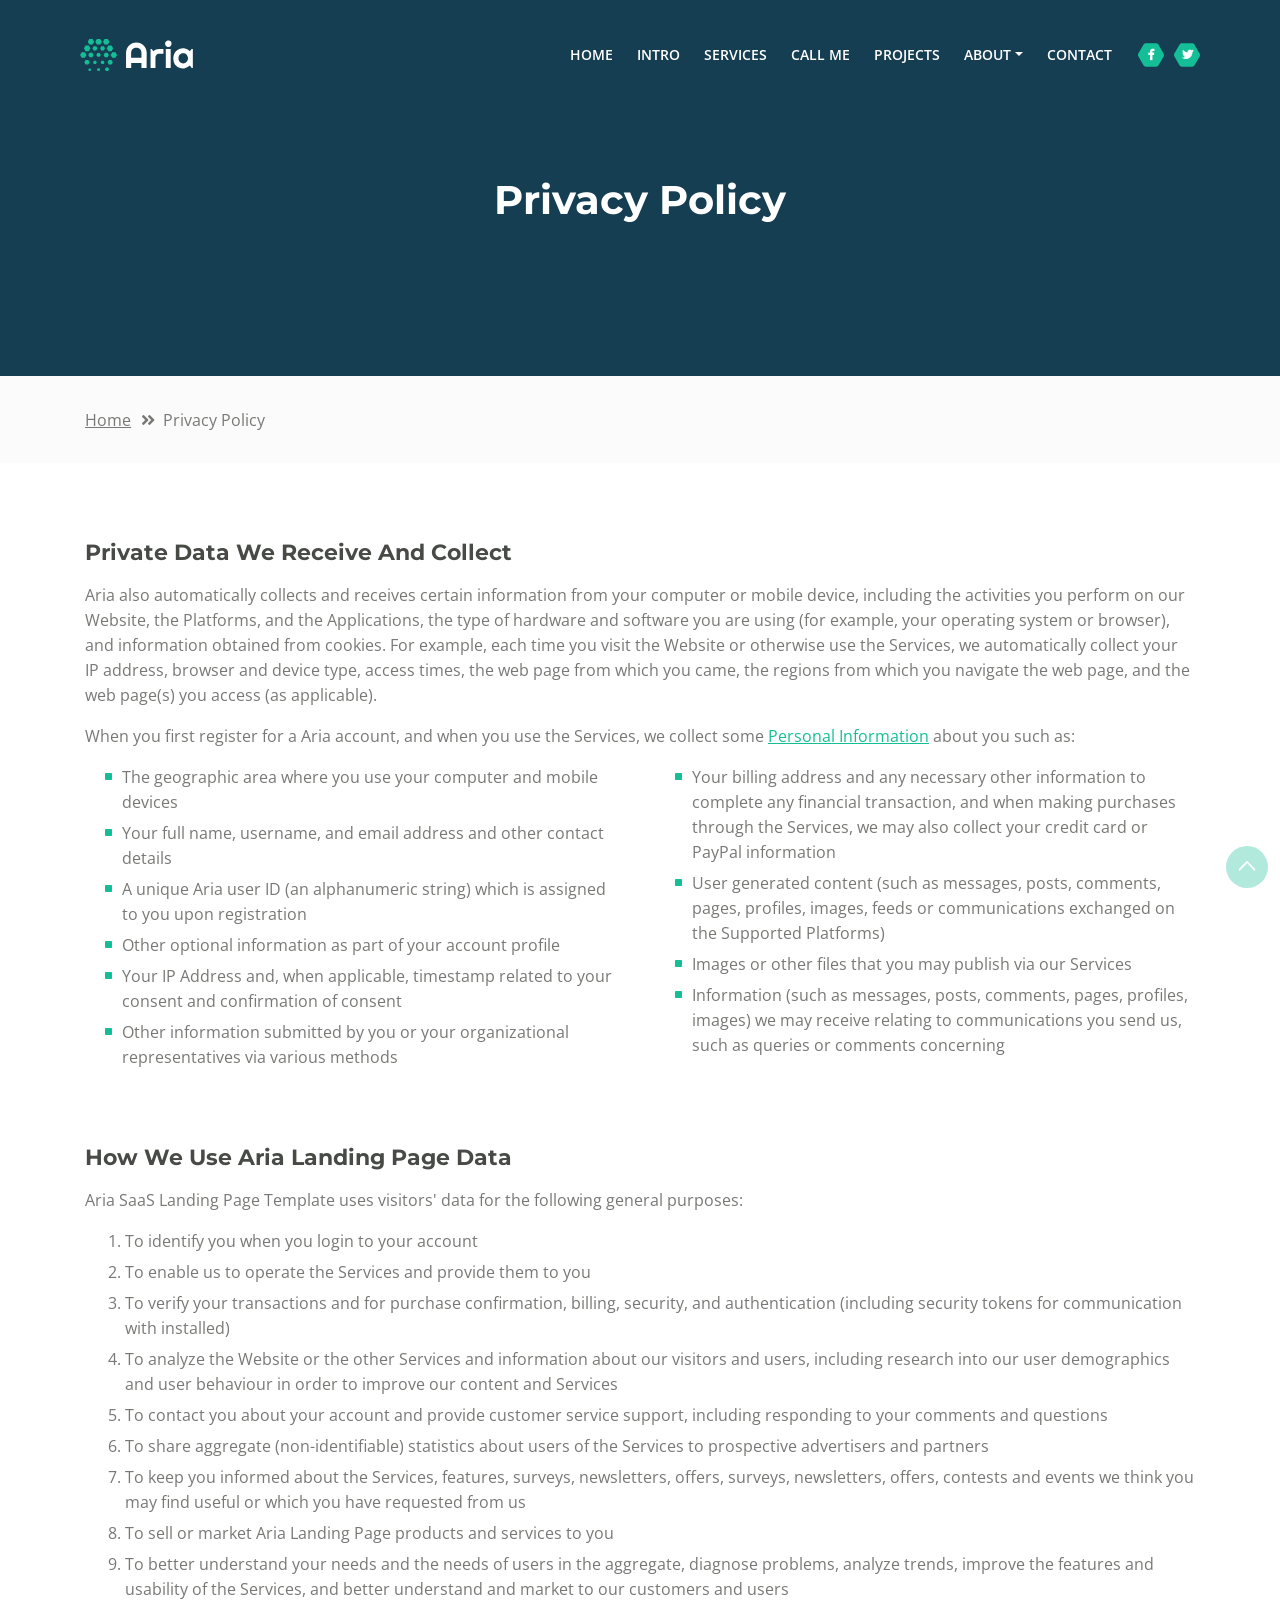
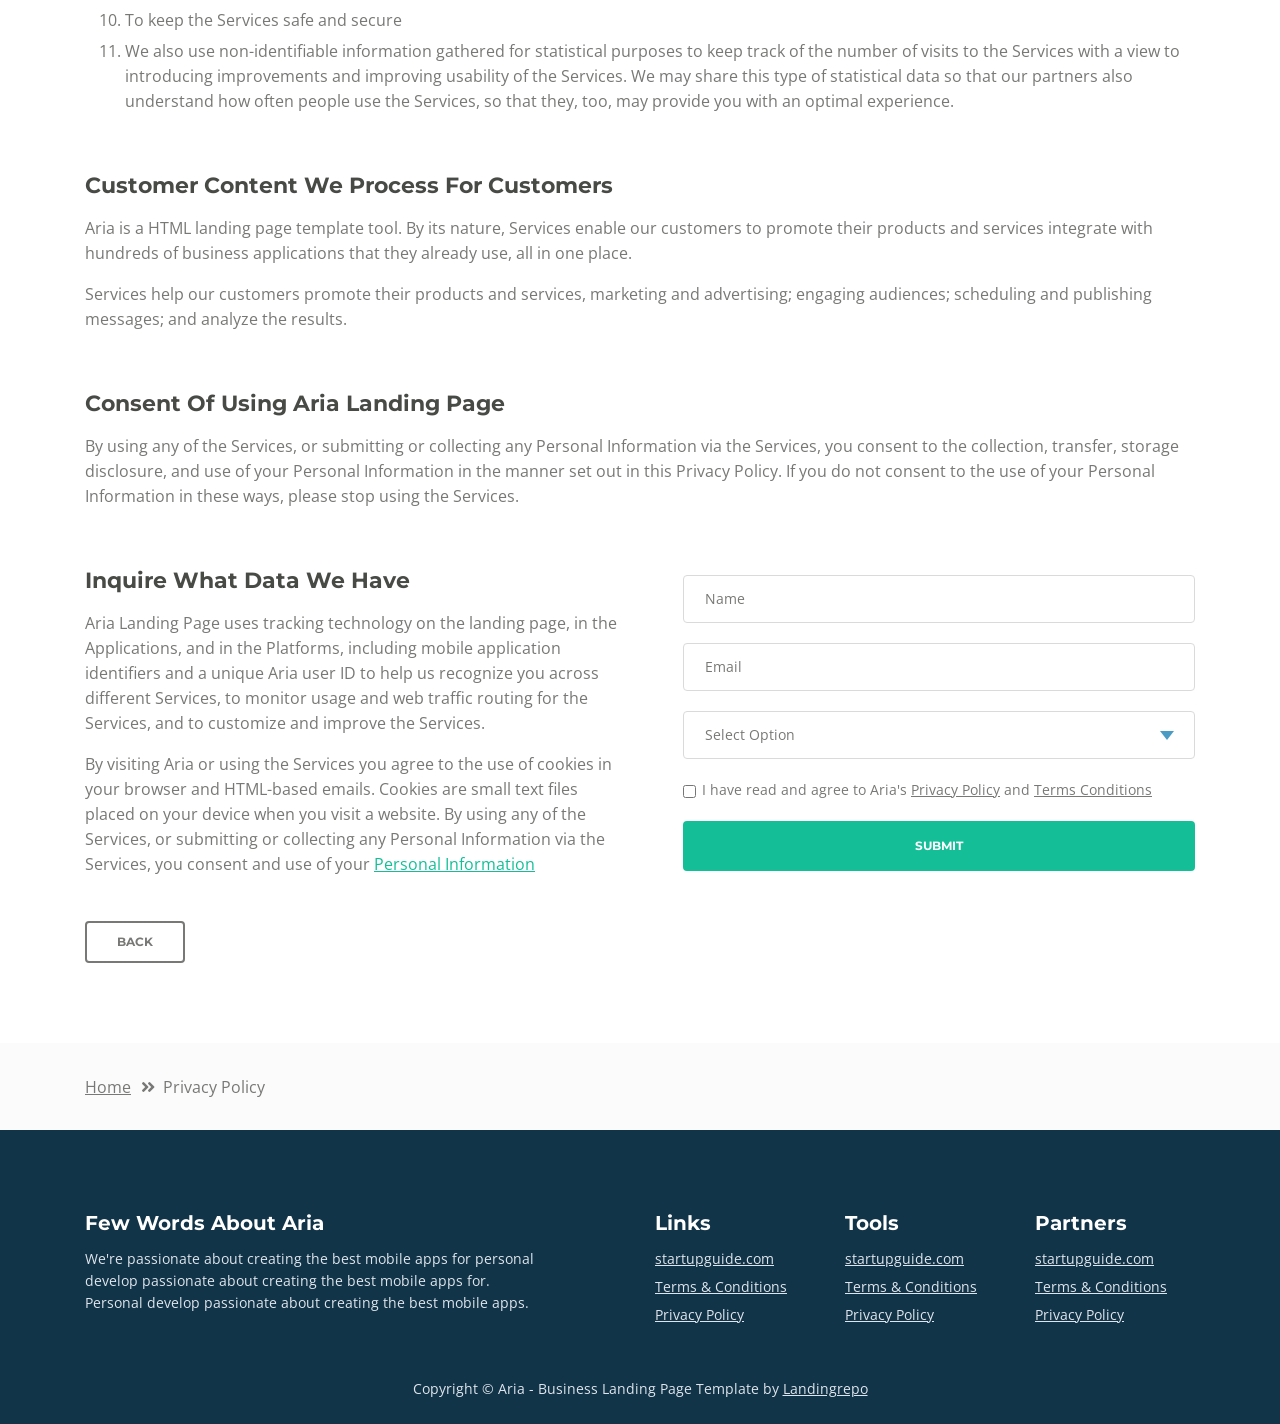
<file: template1/privacy-policy.html>
<!DOCTYPE html>
<html lang="en">
<head>
    <meta charset="utf-8">
    <meta name="viewport" content="width=device-width, initial-scale=1, shrink-to-fit=no">
    
    <!-- SEO Meta Tags -->
    <meta name="description" content="Aria is a business focused free HTML landing page template built with Bootstrap to help you create lead generation websites for companies and their services.">
    <meta name="author" content="Inovatik">

    <!-- OG Meta Tags to improve the way the post looks when you share the page on LinkedIn, Facebook, Google+ -->
	<meta property="og:site_name" content="" /> <!-- website name -->
	<meta property="og:site" content="" /> <!-- website link -->
	<meta property="og:title" content=""/> <!-- title shown in the actual shared post -->
	<meta property="og:description" content="" /> <!-- description shown in the actual shared post -->
	<meta property="og:image" content="" /> <!-- image link, make sure it's jpg -->
	<meta property="og:url" content="" /> <!-- where do you want your post to link to -->
	<meta property="og:type" content="article" />

    <!-- Website Title -->
    <title>Privacy Policy - Aria - Business HTML Landing Page Template</title>
    
    <!-- Styles -->
    <link href="https://fonts.googleapis.com/css?family=Montserrat:500,700&display=swap&subset=latin-ext" rel="stylesheet">
    <link href="https://fonts.googleapis.com/css?family=Open+Sans:400,400i,600&display=swap&subset=latin-ext" rel="stylesheet">
    <link href="css/bootstrap.css" rel="stylesheet">
    <link href="css/fontawesome-all.css" rel="stylesheet">
    <link href="css/swiper.css" rel="stylesheet">
	<link href="css/magnific-popup.css" rel="stylesheet">
    <link href="css/styles.css" rel="stylesheet">
	
	<!-- Favicon  -->
    <link rel="icon" href="images/favicon.png">
</head>
<body data-spy="scroll" data-target=".fixed-top">
    
    <!-- Preloader -->
	<div class="spinner-wrapper">
        <div class="spinner">
            <div class="bounce1"></div>
            <div class="bounce2"></div>
            <div class="bounce3"></div>
        </div>
    </div>
    <!-- end of preloader -->
    

    <!-- Navbar -->
    <nav class="navbar navbar-expand-md navbar-dark navbar-custom fixed-top">
        <!-- Text Logo - Use this if you don't have a graphic logo -->
        <!-- <a class="navbar-brand logo-text page-scroll" href="index.html">Aria</a> -->

        <!-- Image Logo -->
        <a class="navbar-brand logo-image" href="index.html"><img src="images/logo.svg" alt="alternative"></a>
        
        <!-- Mobile Menu Toggle Button -->
        <button class="navbar-toggler" type="button" data-toggle="collapse" data-target="#navbarsExampleDefault" aria-controls="navbarsExampleDefault" aria-expanded="false" aria-label="Toggle navigation">
            <span class="navbar-toggler-awesome fas fa-bars"></span>
            <span class="navbar-toggler-awesome fas fa-times"></span>
        </button>
        <!-- end of mobile menu toggle button -->

        <div class="collapse navbar-collapse" id="navbarsExampleDefault">
            <ul class="navbar-nav ml-auto">
                <li class="nav-item">
                    <a class="nav-link page-scroll" href="index.html#header">HOME <span class="sr-only">(current)</span></a>
                </li>
                <li class="nav-item">
                    <a class="nav-link page-scroll" href="index.html#intro">INTRO</a>
                </li>
                <li class="nav-item">
                    <a class="nav-link page-scroll" href="index.html#services">SERVICES</a>
                </li>
                <li class="nav-item">
                    <a class="nav-link page-scroll" href="index.html#callMe">CALL ME</a>
                </li>
                <li class="nav-item">
                    <a class="nav-link page-scroll" href="index.html#projects">PROJECTS</a>
                </li>

                <!-- Dropdown Menu -->          
                <li class="nav-item dropdown">
                    <a class="nav-link dropdown-toggle page-scroll" href="index.html#about" id="navbarDropdown" role="button" aria-haspopup="true" aria-expanded="false">ABOUT</a>
                    <div class="dropdown-menu" aria-labelledby="navbarDropdown">
                        <a class="dropdown-item" href="terms-conditions.html"><span class="item-text">TERMS CONDITIONS</span></a>
                        <div class="dropdown-items-divide-hr"></div>
                        <a class="dropdown-item" href="privacy-policy.html"><span class="item-text">PRIVACY POLICY</span></a>
                    </div>
                </li>
                <!-- end of dropdown menu -->

                <li class="nav-item">
                    <a class="nav-link page-scroll" href="index.html#contact">CONTACT</a>
                </li>
            </ul>
            <span class="nav-item social-icons">
                <span class="fa-stack">
                    <a href="#your-link">
                        <span class="hexagon"></span>
                        <i class="fab fa-facebook-f fa-stack-1x"></i>
                    </a>
                </span>
                <span class="fa-stack">
                    <a href="#your-link">
                        <span class="hexagon"></span>
                        <i class="fab fa-twitter fa-stack-1x"></i>
                    </a>
                </span>
            </span>
        </div>
    </nav> <!-- end of navbar -->
    <!-- end of navbar -->


    <!-- Header -->
    <header id="header" class="ex-header">
        <div class="container">
            <div class="row">
                <div class="col-md-12">
                    <h1>Privacy Policy</h1>
                </div> <!-- end of col -->
            </div> <!-- end of row -->
        </div> <!-- end of container -->
    </header> <!-- end of ex-header -->
    <!-- end of header -->


    <!-- Breadcrumbs -->
    <div class="ex-basic-1">
        <div class="container">
            <div class="row">
                <div class="col-lg-12">
                    <div class="breadcrumbs">
                        <a href="index.html">Home</a><i class="fa fa-angle-double-right"></i><span>Privacy Policy</span>
                    </div> <!-- end of breadcrumbs -->
                </div> <!-- end of col -->
            </div> <!-- end of row -->
        </div> <!-- end of container -->
    </div> <!-- end of ex-basic-1 -->
    <!-- end of breadcrumbs -->


    <!-- Privacy Content -->
    <div class="ex-basic-2">
        <div class="container">
            <div class="row">
                <div class="col-lg-12">
                    <div class="text-container">
                        <h3>Private Data We Receive And Collect</h3>
                        <p>Aria also automatically collects and receives certain information from your computer or mobile device, including the activities you perform on our Website, the Platforms, and the Applications, the type of hardware and software you are using (for example, your operating system or browser), and information obtained from cookies. For example, each time you visit the Website or otherwise use the Services, we automatically collect your IP address, browser and device type, access times, the web page from which you came, the regions from which you navigate the web page, and the web page(s) you access (as applicable).</p>
                        <p>When you first register for a Aria account, and when you use the Services, we collect some <a class="green" href="#your-link">Personal Information</a> about you such as:</p>
                        <div class="row">
                            <div class="col-md-6">
                                <ul class="list-unstyled li-space-lg indent">
                                    <li class="media">
                                        <i class="fas fa-square"></i>
                                        <div class="media-body">The geographic area where you use your computer and mobile devices</div>
                                    </li>
                                    <li class="media">
                                        <i class="fas fa-square"></i>
                                        <div class="media-body">Your full name, username, and email address and other contact details</div>
                                    </li>
                                    <li class="media">
                                        <i class="fas fa-square"></i>
                                        <div class="media-body">A unique Aria user ID (an alphanumeric string) which is assigned to you upon registration</div>
                                    </li>
                                    <li class="media">
                                        <i class="fas fa-square"></i>
                                        <div class="media-body">Other optional information as part of your account profile</div>
                                    </li>
                                    <li class="media">
                                        <i class="fas fa-square"></i>
                                        <div class="media-body">Your IP Address and, when applicable, timestamp related to your consent and confirmation of consent</div>
                                    </li>
                                    <li class="media">
                                        <i class="fas fa-square"></i>
                                        <div class="media-body">Other information submitted by you or your organizational representatives via various methods</div>
                                    </li>
                                </ul>
                            </div> <!-- end of col -->

                            <div class="col-md-6">
                                <ul class="list-unstyled li-space-lg indent">
                                    <li class="media">
                                        <i class="fas fa-square"></i>
                                        <div class="media-body">Your billing address and any necessary other information to complete any financial transaction, and when making purchases through the Services, we may also collect your credit card or PayPal information</div>
                                    </li>
                                    <li class="media">
                                        <i class="fas fa-square"></i>
                                        <div class="media-body">User generated content (such as messages, posts, comments, pages, profiles, images, feeds or communications exchanged on the Supported Platforms)</div>
                                    </li>
                                    <li class="media">
                                        <i class="fas fa-square"></i>
                                        <div class="media-body">Images or other files that you may publish via our Services</div>
                                    </li>
                                    <li class="media">
                                        <i class="fas fa-square"></i>
                                        <div class="media-body">Information (such as messages, posts, comments, pages, profiles, images) we may receive relating to communications you send us, such as queries or comments concerning</div>
                                    </li>
                                </ul>
                            </div> <!-- end of col -->
                        </div> <!-- end of row -->
                    </div> <!-- end of text-container-->
                    
                    <div class="text-container">
                        <h3>How We Use Aria Landing Page Data</h3>
                        <p>Aria SaaS Landing Page Template uses visitors' data for the following general purposes:</p>
                        <ol class="li-space-lg">
                            <li>To identify you when you login to your account</li>
                            <li>To enable us to operate the Services and provide them to you</li>
                            <li>To verify your transactions and for purchase confirmation, billing, security, and authentication (including security tokens for communication with installed)</li>
                            <li>To analyze the Website or the other Services and information about our visitors and users, including research into our user demographics and user behaviour in order to improve our content and Services</li>
                            <li>To contact you about your account and provide customer service support, including responding to your comments and questions</li>
                            <li>To share aggregate (non-identifiable) statistics about users of the Services to prospective advertisers and partners</li>
                            <li>To keep you informed about the Services, features, surveys, newsletters, offers, surveys, newsletters, offers, contests and events we think you may find useful or which you have requested from us</li>
                            <li>To sell or market Aria Landing Page products and services to you</li>
                            <li>To better understand your needs and the needs of users in the aggregate, diagnose problems, analyze trends, improve the features and usability of the Services, and better understand and market to our customers and users</li>
                            <li>To keep the Services safe and secure</li>
                            <li>We also use non-identifiable information gathered for statistical purposes to keep track of the number of visits to the Services with a view to introducing improvements and improving usability of the Services. We may share this type of statistical data so that our partners also understand how often people use the Services, so that they, too, may provide you with an optimal experience.</li>
                        </ol>
                    </div> <!-- end of text-container -->

                    <div class="text-container">
                        <h3>Customer Content We Process For Customers</h3>
                        <p>Aria is a HTML landing page template tool. By its nature, Services enable our customers to promote their products and services integrate with hundreds of business applications that they already use, all in one place.</p>
                        <p>Services help our customers promote their products and services, marketing and advertising; engaging audiences; scheduling and publishing messages; and analyze the results.</p>
                    </div> <!-- end of text container -->

                    <div class="text-container">
                        <h3>Consent Of Using Aria Landing Page</h3>
					    <p class="mb-5">By using any of the Services, or submitting or collecting any Personal Information via the Services, you consent to the collection, transfer, storage disclosure, and use of your Personal Information in the manner set out in this Privacy Policy. If you do not consent to the use of your Personal Information in these ways, please stop using the Services.</p>
                    </div> <!-- end of text-container -->
                                       
                    <div class="row">
                        <div class="col-md-6">
                            <div class="text-container last">
                                <h3>Inquire What Data We Have</h3>
                                <p>Aria Landing Page uses tracking technology on the landing page, in the Applications, and in the Platforms, including mobile application identifiers and a unique Aria user ID to help us recognize you across different Services, to monitor usage and web traffic routing for the Services, and to customize and improve the Services.</p>
                                <p> By visiting Aria or using the Services you agree to the use of cookies in your browser and HTML-based emails. Cookies are small text files placed on your device when you visit a website. By using any of the Services, or submitting or collecting any Personal Information via the Services, you consent and use of your <a class="green" href="#your-link">Personal Information</a></p>
                            </div> <!-- end of text container -->
                        </div> <!-- end of col-->
                        <div class="col-md-6">

                            <!-- Privacy Form -->
                            <div class="form-container">
                                <form id="privacyForm" data-toggle="validator" data-focus="false">
                                    <div class="form-group">
                                        <input type="text" class="form-control-input" id="pname" required>
                                        <label class="label-control" for="pname">Name</label>
                                        <div class="help-block with-errors"></div>
                                    </div>
                                    <div class="form-group">
                                        <input type="email" class="form-control-input" id="pemail" required>
                                        <label class="label-control" for="pemail">Email</label>
                                        <div class="help-block with-errors"></div>
                                    </div>
                                    <div class="form-group">
                                        <select class="form-control-select" id="pselect" required>
                                            <option class="select-option" value="" disabled selected>Select Option</option>
                                            <option class="select-option" value="Delete data">Delete my data</option>
                                            <option class="select-option" value="Show me data">Show me my data</option>
                                        </select>
                                        <div class="help-block with-errors"></div>
                                    </div>
                                    <div class="form-group checkbox">
                                        <input type="checkbox" id="pterms" value="Agreed-to-Terms" required>I have read and agree to Aria's <a href="privacy-policy.html">Privacy Policy</a> and <a href="terms-conditions.html">Terms Conditions</a>
                                        <div class="help-block with-errors"></div>
                                    </div>
                                    <div class="form-group">
                                        <button type="submit" class="form-control-submit-button">SUBMIT</button>
                                    </div>
                                    <div class="form-message">
                                        <div id="pmsgSubmit" class="h3 text-center hidden"></div>
                                    </div>
                                </form>
                            </div> <!-- end of form container -->
                            <!-- end of privacy form -->

                        </div> <!-- end of col--> 
                    </div> <!-- end of row -->
                    <a class="btn-outline-reg back" href="index.html">BACK</a>
                </div> <!-- end of col-->
            </div> <!-- end of row -->
        </div> <!-- end of container -->
    </div> <!-- end of ex-basic-2 -->
    <!-- end of privacy content -->


    <!-- Breadcrumbs -->
    <div class="ex-basic-1">
        <div class="container">
            <div class="row">
                <div class="col-lg-12">
                    <div class="breadcrumbs">
                        <a href="index.html">Home</a><i class="fa fa-angle-double-right"></i><span>Privacy Policy</span>
                    </div> <!-- end of breadcrumbs -->
                </div> <!-- end of col -->
            </div> <!-- end of row -->
        </div> <!-- end of container -->
    </div> <!-- end of ex-basic-1 -->
    <!-- end of breadcrumbs -->

    
    <!-- Footer -->
    <div class="footer">
        <div class="container">
            <div class="row">
                <div class="col-md-6">
                    <div class="text-container about">
                        <h4>Few Words About Aria</h4>
                        <p class="white">We're passionate about creating the best mobile apps for personal develop passionate about creating the best mobile apps for. Personal develop passionate about creating the best mobile apps.</p>
                    </div> <!-- end of text-container -->
                </div> <!-- end of col -->
                <div class="col-md-2">
                    <div class="text-container">
                        <h4>Links</h4>
                        <ul class="list-unstyled li-space-lg white">
                            <li>
                                <a class="white" href="#your-link">startupguide.com</a>
                            </li>
                            <li>
                                <a class="white" href="terms-conditions.html">Terms & Conditions</a>
                            </li>
                            <li>
                                <a class="white" href="privacy-policy.html">Privacy Policy</a>
                            </li>
                        </ul>
                    </div> <!-- end of text-container -->
                </div> <!-- end of col -->
                <div class="col-md-2">
                    <div class="text-container">
                        <h4>Tools</h4>
                        <ul class="list-unstyled li-space-lg">
                            <li>
                                <a class="white" href="#your-link">startupguide.com</a>
                            </li>
                            <li>
                                <a class="white" href="terms-conditions.html">Terms & Conditions</a>
                            </li>
                            <li class="media">
                                <a class="white" href="privacy-policy.html">Privacy Policy</a>
                            </li>
                        </ul>
                    </div> <!-- end of text-container -->
                </div> <!-- end of col -->
                <div class="col-md-2">
                    <div class="text-container">
                        <h4>Partners</h4>
                        <ul class="list-unstyled li-space-lg">
                            <li>
                                <a class="white" href="#your-link">startupguide.com</a>
                            </li>
                            <li>
                                <a class="white" href="terms-conditions.html">Terms & Conditions</a>
                            </li>
                            <li>
                                <a class="white" href="privacy-policy.html">Privacy Policy</a>
                            </li>
                        </ul>
                    </div> <!-- end of text-container -->
                </div> <!-- end of col -->
            </div> <!-- end of row -->
        </div> <!-- end of container -->
    </div> <!-- end of footer -->  
    <!-- end of footer -->


    <!-- Copyright -->
    <div class="copyright">
        <div class="container">
            <div class="row">
                <div class="col-lg-12">
                    <p class="p-small white">Copyright © Aria - Business Landing Page Template by <a class="white" href="https://landingrepo.com">Landingrepo</a></p>
                </div> <!-- end of col -->
            </div> <!-- enf of row -->
        </div> <!-- end of container -->
    </div> <!-- end of copyright --> 
    <!-- end of copyright -->

    
    <!-- Scripts -->
    <script src="js/jquery.min.js"></script> <!-- jQuery for Bootstrap's JavaScript plugins -->
    <script src="js/popper.min.js"></script> <!-- Popper tooltip library for Bootstrap -->
    <script src="js/bootstrap.min.js"></script> <!-- Bootstrap framework -->
    <script src="js/jquery.easing.min.js"></script> <!-- jQuery Easing for smooth scrolling between anchors -->
    <script src="js/swiper.min.js"></script> <!-- Swiper for image and text sliders -->
    <script src="js/jquery.magnific-popup.js"></script> <!-- Magnific Popup for lightboxes -->
    <script src="js/morphext.min.js"></script> <!-- Morphtext rotating text in the header -->
    <script src="js/isotope.pkgd.min.js"></script> <!-- Isotope for filter -->
    <script src="js/validator.min.js"></script> <!-- Validator.js - Bootstrap plugin that validates forms -->
    <script src="js/scripts.js"></script> <!-- Custom scripts -->
</body>
</html>
</file>
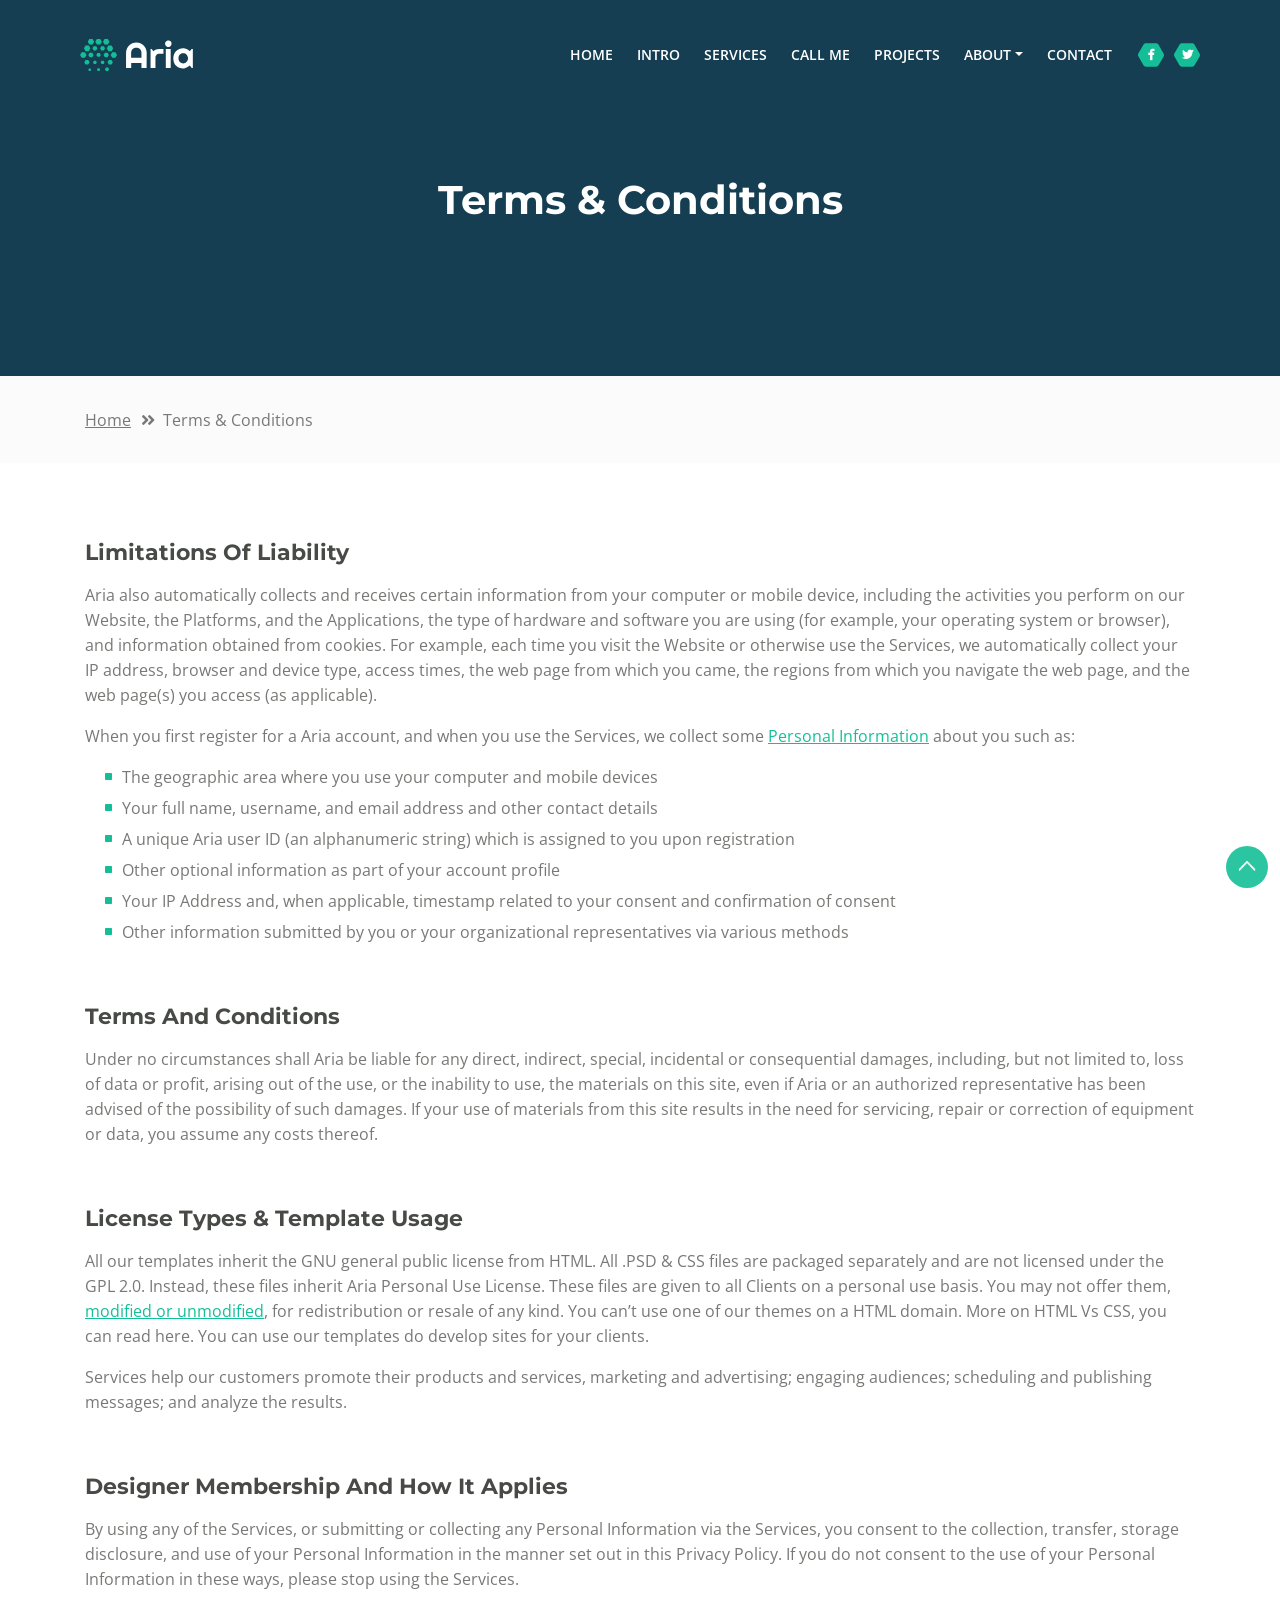
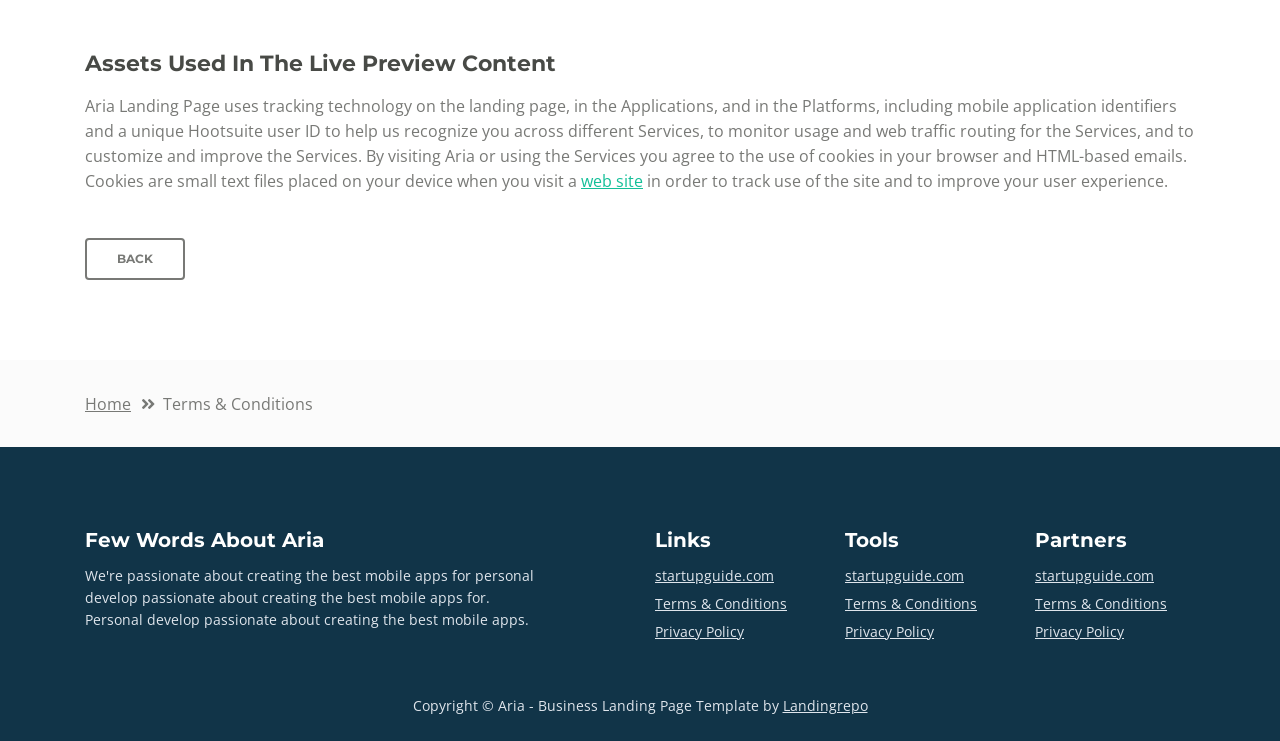
<file: template1/terms-conditions.html>
<!DOCTYPE html>
<html lang="en">
<head>
    <meta charset="utf-8">
    <meta name="viewport" content="width=device-width, initial-scale=1, shrink-to-fit=no">
    
    <!-- SEO Meta Tags -->
    <meta name="description" content="Aria is a business focused free HTML landing page template built with Bootstrap to help you create lead generation websites for companies and their services.">
    <meta name="author" content="Inovatik">

    <!-- OG Meta Tags to improve the way the post looks when you share the page on LinkedIn, Facebook, Google+ -->
	<meta property="og:site_name" content="" /> <!-- website name -->
	<meta property="og:site" content="" /> <!-- website link -->
	<meta property="og:title" content=""/> <!-- title shown in the actual shared post -->
	<meta property="og:description" content="" /> <!-- description shown in the actual shared post -->
	<meta property="og:image" content="" /> <!-- image link, make sure it's jpg -->
	<meta property="og:url" content="" /> <!-- where do you want your post to link to -->
	<meta property="og:type" content="article" />

    <!-- Website Title -->
    <title>Terms Conditions - Aria - Business HTML Landing Page Template</title>
    
    <!-- Styles -->
    <link href="https://fonts.googleapis.com/css?family=Montserrat:500,700&display=swap&subset=latin-ext" rel="stylesheet">
    <link href="https://fonts.googleapis.com/css?family=Open+Sans:400,400i,600&display=swap&subset=latin-ext" rel="stylesheet">
    <link href="css/bootstrap.css" rel="stylesheet">
    <link href="css/fontawesome-all.css" rel="stylesheet">
    <link href="css/swiper.css" rel="stylesheet">
	<link href="css/magnific-popup.css" rel="stylesheet">
    <link href="css/styles.css" rel="stylesheet">
	
	<!-- Favicon  -->
    <link rel="icon" href="images/favicon.png">
</head>
<body data-spy="scroll" data-target=".fixed-top">
    
    <!-- Preloader -->
	<div class="spinner-wrapper">
        <div class="spinner">
            <div class="bounce1"></div>
            <div class="bounce2"></div>
            <div class="bounce3"></div>
        </div>
    </div>
    <!-- end of preloader -->
    

    <!-- Navbar -->
    <nav class="navbar navbar-expand-md navbar-dark navbar-custom fixed-top">
        <!-- Text Logo - Use this if you don't have a graphic logo -->
        <!-- <a class="navbar-brand logo-text page-scroll" href="index.html">Aria</a> -->

        <!-- Image Logo -->
        <a class="navbar-brand logo-image" href="index.html"><img src="images/logo.svg" alt="alternative"></a>
        
        <!-- Mobile Menu Toggle Button -->
        <button class="navbar-toggler" type="button" data-toggle="collapse" data-target="#navbarsExampleDefault" aria-controls="navbarsExampleDefault" aria-expanded="false" aria-label="Toggle navigation">
            <span class="navbar-toggler-awesome fas fa-bars"></span>
            <span class="navbar-toggler-awesome fas fa-times"></span>
        </button>
        <!-- end of mobile menu toggle button -->

        <div class="collapse navbar-collapse" id="navbarsExampleDefault">
            <ul class="navbar-nav ml-auto">
                <li class="nav-item">
                    <a class="nav-link page-scroll" href="index.html#header">HOME <span class="sr-only">(current)</span></a>
                </li>
                <li class="nav-item">
                    <a class="nav-link page-scroll" href="index.html#intro">INTRO</a>
                </li>
                <li class="nav-item">
                    <a class="nav-link page-scroll" href="index.html#services">SERVICES</a>
                </li>
                <li class="nav-item">
                    <a class="nav-link page-scroll" href="index.html#callMe">CALL ME</a>
                </li>
                <li class="nav-item">
                    <a class="nav-link page-scroll" href="index.html#projects">PROJECTS</a>
                </li>

                <!-- Dropdown Menu -->          
                <li class="nav-item dropdown">
                    <a class="nav-link dropdown-toggle page-scroll" href="index.html#about" id="navbarDropdown" role="button" aria-haspopup="true" aria-expanded="false">ABOUT</a>
                    <div class="dropdown-menu" aria-labelledby="navbarDropdown">
                        <a class="dropdown-item" href="terms-conditions.html"><span class="item-text">TERMS CONDITIONS</span></a>
                        <div class="dropdown-items-divide-hr"></div>
                        <a class="dropdown-item" href="privacy-policy.html"><span class="item-text">PRIVACY POLICY</span></a>
                    </div>
                </li>
                <!-- end of dropdown menu -->

                <li class="nav-item">
                    <a class="nav-link page-scroll" href="index.html#contact">CONTACT</a>
                </li>
            </ul>
            <span class="nav-item social-icons">
                <span class="fa-stack">
                    <a href="#your-link">
                        <span class="hexagon"></span>
                        <i class="fab fa-facebook-f fa-stack-1x"></i>
                    </a>
                </span>
                <span class="fa-stack">
                    <a href="#your-link">
                        <span class="hexagon"></span>
                        <i class="fab fa-twitter fa-stack-1x"></i>
                    </a>
                </span>
            </span>
        </div>
    </nav> <!-- end of navbar -->
    <!-- end of navbar -->


    <!-- Header -->
    <header id="header" class="ex-header">
        <div class="container">
            <div class="row">
                <div class="col-lg-12">
                    <h1>Terms & Conditions</h1>
                </div> <!-- end of col -->
            </div> <!-- end of row -->
        </div> <!-- end of container -->
    </header> <!-- end of ex-header -->
    <!-- end of header -->


    <!-- Breadcrumbs -->
    <div class="ex-basic-1">
        <div class="container">
            <div class="row">
                <div class="col-lg-12">
                    <div class="breadcrumbs">
                        <a href="index.html">Home</a><i class="fa fa-angle-double-right"></i><span>Terms & Conditions</span>
                    </div> <!-- end of breadcrumbs -->
                </div> <!-- end of col -->
            </div> <!-- end of row -->
        </div> <!-- end of container -->
    </div> <!-- end of ex-basic-1 -->
    <!-- end of breadcrumbs -->


    <!-- Terms Content -->
    <div class="ex-basic-2">
        <div class="container">
            <div class="row">
                <div class="col-lg-12">
                    <div class="text-container">
                        <h3>Limitations Of Liability</h3>
                        <p>Aria also automatically collects and receives certain information from your computer or mobile device, including the activities you perform on our Website, the Platforms, and the Applications, the type of hardware and software you are using (for example, your operating system or browser), and information obtained from cookies. For example, each time you visit the Website or otherwise use the Services, we automatically collect your IP address, browser and device type, access times, the web page from which you came, the regions from which you navigate the web page, and the web page(s) you access (as applicable).</p>
                        <p>When you first register for a Aria account, and when you use the Services, we collect some <a class="green" href="#your-link">Personal Information</a> about you such as:</p>
                        <ul class="list-unstyled li-space-lg indent">
                            <li class="media">
                                <i class="fas fa-square"></i>
                                <div class="media-body">The geographic area where you use your computer and mobile devices</div>
                            </li>
                            <li class="media">
                                <i class="fas fa-square"></i>
                                <div class="media-body">Your full name, username, and email address and other contact details</div>
                            </li>
                            <li class="media">
                                <i class="fas fa-square"></i>
                                <div class="media-body">A unique Aria user ID (an alphanumeric string) which is assigned to you upon registration</div>
                            </li>
                            <li class="media">
                                <i class="fas fa-square"></i>
                                <div class="media-body">Other optional information as part of your account profile</div>
                            </li>
                            <li class="media">
                                <i class="fas fa-square"></i>
                                <div class="media-body">Your IP Address and, when applicable, timestamp related to your consent and confirmation of consent</div>
                            </li>
                            <li class="media">
                                <i class="fas fa-square"></i>
                                <div class="media-body">Other information submitted by you or your organizational representatives via various methods</div>
                            </li>
                        </ul>
                    </div> <!-- end of text-container -->
                    
                    <div class="text-container">
                        <h3>Terms And Conditions</h3>
                        <p>Under no circumstances shall Aria be liable for any direct, indirect, special, incidental or consequential damages, including, but not limited to, loss of data or profit, arising out of the use, or the inability to use, the materials on this site, even if Aria or an authorized representative has been advised of the possibility of such damages. If your use of materials from this site results in the need for servicing, repair or correction of equipment or data, you assume any costs thereof.</p>
                    </div> <!-- end of text-container -->

                    <div class="text-container">
                        <h3>License Types & Template Usage</h3>
                        <p>All our templates inherit the GNU general public license from HTML. All .PSD & CSS files are packaged separately and are not licensed under the GPL 2.0. Instead, these files inherit Aria Personal Use License. These files are given to all Clients on a personal use basis. You may not offer them, <a class="green" href="#your-link">modified or unmodified</a>, for redistribution or resale of any kind. You can’t use one of our themes on a HTML domain. More on HTML Vs CSS, you can read here. You can use our templates do develop sites for your clients.</p>
                        <p>Services help our customers promote their products and services, marketing and advertising; engaging audiences; scheduling and publishing messages; and analyze the results.</p>
                    </div> <!-- end of text-container -->

                    <div class="text-container">
                        <h3>Designer Membership And How It Applies</h3>
                        <p>By using any of the Services, or submitting or collecting any Personal Information via the Services, you consent to the collection, transfer, storage disclosure, and use of your Personal Information in the manner set out in this Privacy Policy. If you do not consent to the use of your Personal Information in these ways, please stop using the Services.</p>
                    </div> <!-- end of text-container -->
                    
                    <div class="text-container last">
                        <h3>Assets Used In The Live Preview Content</h3>
                        <p>Aria Landing Page uses tracking technology on the landing page, in the Applications, and in the Platforms, including mobile application identifiers and a unique Hootsuite user ID to help us recognize you across different Services, to monitor usage and web traffic routing for the Services, and to customize and improve the Services. By visiting Aria or using the Services you agree to the use of cookies in your browser and HTML-based emails. Cookies are small text files placed on your device when you visit a <a class="green" href="#your-link">web site</a> in order to track use of the site and to improve your user experience.</p>
                        <a class="btn-outline-reg" href="index.html">BACK</a>
                    </div> <!-- end of text-container -->
                </div>
            </div> <!-- end of row -->
        </div> <!-- end of container -->
    </div> <!-- end of ex-basic -->
    <!-- end of terms content -->

    
    <!-- Breadcrumbs -->
    <div class="ex-basic-1">
        <div class="container">
            <div class="row">
                <div class="col-lg-12">
                    <div class="breadcrumbs">
                        <a href="index.html">Home</a><i class="fa fa-angle-double-right"></i><span>Terms & Conditions</span>
                    </div> <!-- end of breadcrumbs -->
                </div> <!-- end of col -->
            </div> <!-- end of row -->
        </div> <!-- end of container -->
    </div> <!-- end of ex-basic-1 -->
    <!-- end of breadcrumbs -->


    <!-- Footer -->
    <div class="footer">
        <div class="container">
            <div class="row">
                <div class="col-md-6">
                    <div class="text-container about">
                        <h4>Few Words About Aria</h4>
                        <p class="white">We're passionate about creating the best mobile apps for personal develop passionate about creating the best mobile apps for. Personal develop passionate about creating the best mobile apps.</p>
                    </div> <!-- end of text-container -->
                </div> <!-- end of col -->
                <div class="col-md-2">
                    <div class="text-container">
                        <h4>Links</h4>
                        <ul class="list-unstyled li-space-lg white">
                            <li>
                                <a class="white" href="#your-link">startupguide.com</a>
                            </li>
                            <li>
                                <a class="white" href="terms-conditions.html">Terms & Conditions</a>
                            </li>
                            <li>
                                <a class="white" href="privacy-policy.html">Privacy Policy</a>
                            </li>
                        </ul>
                    </div> <!-- end of text-container -->
                </div> <!-- end of col -->
                <div class="col-md-2">
                    <div class="text-container">
                        <h4>Tools</h4>
                        <ul class="list-unstyled li-space-lg">
                            <li>
                                <a class="white" href="#your-link">startupguide.com</a>
                            </li>
                            <li>
                                <a class="white" href="terms-conditions.html">Terms & Conditions</a>
                            </li>
                            <li class="media">
                                <a class="white" href="privacy-policy.html">Privacy Policy</a>
                            </li>
                        </ul>
                    </div> <!-- end of text-container -->
                </div> <!-- end of col -->
                <div class="col-md-2">
                    <div class="text-container">
                        <h4>Partners</h4>
                        <ul class="list-unstyled li-space-lg">
                            <li>
                                <a class="white" href="#your-link">startupguide.com</a>
                            </li>
                            <li>
                                <a class="white" href="terms-conditions.html">Terms & Conditions</a>
                            </li>
                            <li>
                                <a class="white" href="privacy-policy.html">Privacy Policy</a>
                            </li>
                        </ul>
                    </div> <!-- end of text-container -->
                </div> <!-- end of col -->
            </div> <!-- end of row -->
        </div> <!-- end of container -->
    </div> <!-- end of footer -->  
    <!-- end of footer -->


    <!-- Copyright -->
    <div class="copyright">
        <div class="container">
            <div class="row">
                <div class="col-lg-12">
                    <p class="p-small white">Copyright © Aria - Business Landing Page Template by <a class="white" href="https://landingrepo.com">Landingrepo</a></p>
                </div> <!-- end of col -->
            </div> <!-- enf of row -->
        </div> <!-- end of container -->
    </div> <!-- end of copyright --> 
    <!-- end of copyright -->

	
    <!-- Scripts -->
    <script src="js/jquery.min.js"></script> <!-- jQuery for Bootstrap's JavaScript plugins -->
    <script src="js/popper.min.js"></script> <!-- Popper tooltip library for Bootstrap -->
    <script src="js/bootstrap.min.js"></script> <!-- Bootstrap framework -->
    <script src="js/jquery.easing.min.js"></script> <!-- jQuery Easing for smooth scrolling between anchors -->
    <script src="js/swiper.min.js"></script> <!-- Swiper for image and text sliders -->
    <script src="js/jquery.magnific-popup.js"></script> <!-- Magnific Popup for lightboxes -->
    <script src="js/morphext.min.js"></script> <!-- Morphtext rotating text in the header -->
    <script src="js/isotope.pkgd.min.js"></script> <!-- Isotope for filter -->
    <script src="js/validator.min.js"></script> <!-- Validator.js - Bootstrap plugin that validates forms -->
    <script src="js/scripts.js"></script> <!-- Custom scripts -->
</body>
</html>
</file>
<file: template1/css/styles.css>
/* Template: Aria - Business HTML Landing Page Template
   Author: Inovatik
   Created: Jul 2019
   Description: Master CSS file
*/

/*****************************************
Table Of Contents:

01. General Styles
02. Preloader
03. Navigation
04. Header
05. Intro
06. Description
07. Services
08. Details 1
09. Details 2
10. Testimonials
11. Call Me
12. Projects
13. Project Lightboxes
14. Team
15. About
16. Contact
17. Footer
18. Copyright
19. Back To Top Button
20. Extra Pages
21. Media Queries
******************************************/

/*****************************************
Colors:

- Backgrounds - light gray #fbfbfb
- Background - dark blue #153e52
- Backgrounds navbar, footer - dark gray #113448
- Buttons, bullets, icons - green #14bf98
- Headings text - black #484a46
- Body text - gray #787976
- Body text - light gray #dfe5ec
******************************************/


/******************************/
/*     01. General Styles     */
/******************************/
body,
html {
    width: 100%;
	height: 100%;
}

body, p {
	color: #787976; 
	font: 400 1rem/1.5625rem "Open Sans", sans-serif;
}

.p-large {
	font: 400 1.125rem/1.625rem "Open Sans", sans-serif;
}

.p-small {
	font: 400 0.875rem/1.375rem "Open Sans", sans-serif;
}

.p-heading {
	margin-bottom: 3.5rem;
	text-align: center;
}

.li-space-lg li {
	margin-bottom: 0.375rem;
}

.indent {
	padding-left: 1.25rem;
}

h1 {
	color: #484a46;
	font: 700 2.5rem/3rem "Montserrat", sans-serif;
}

h2 {
	color: #484a46;
	font: 700 1.75rem/2.125rem "Montserrat", sans-serif;
}

h3 {
	color: #484a46;
	font: 700 1.375rem/1.75rem "Montserrat", sans-serif;
}

h4 {
	color: #484a46;
	font: 700 1.25rem/1.625rem "Montserrat", sans-serif;
}

h5 {
	color: #484a46;
	font: 700 1.125rem/1.5rem "Montserrat", sans-serif;
}

h6 {
	color: #484a46;
	font: 700 1rem/1.375rem "Montserrat", sans-serif;
}

a {
	color: #787976;
	text-decoration: underline;
}

a:hover {
	color: #787976;
	text-decoration: underline;
}

a.green {
	color: #14bf98;
}

a.white,
.white {
	color: #dfe5ec;
}

.testimonial-text {
	font-style: italic;
}

.testimonial-author {
	font: 700 1rem/1.375rem "Montserrat", sans-serif;
}

strong {
	color: #484a46;
}

.section-title {
	color: #14bf98;
	font: 500 0.8125rem/1.125rem "Montserrat", sans-serif;
}

.btn-solid-reg {
	display: inline-block;
	padding: 1.1875rem 1.875rem 1.1875rem 1.875rem;
	border: 0.125rem solid #14bf98;
	border-radius: 0.25rem;
	background-color: #14bf98;
	color: #fff;
	font: 700 0.75rem/0 "Montserrat", sans-serif;
	text-decoration: none;
	transition: all 0.2s;
}

.btn-solid-reg:hover {
	background-color: transparent;
	color: #14bf98;
	text-decoration: none;
}

.btn-solid-lg {
	display: inline-block;
	padding: 1.375rem 2.125rem 1.375rem 2.125rem;
	border: 0.125rem solid #14bf98;
	border-radius: 0.25rem;
	background-color: #14bf98;
	color: #fff;
	font: 700 0.75rem/0 "Montserrat", sans-serif;
	text-decoration: none;
	transition: all 0.2s;
}

.btn-solid-lg:hover {
	background-color: transparent;
	color: #14bf98;
	text-decoration: none;
}

.btn-outline-reg {
	display: inline-block;
	padding: 1.1875rem 1.875rem 1.1875rem 1.875rem;
	border: 0.125rem solid #787976;
	border-radius: 0.25rem;
	background-color: transparent;
	color: #787976;
	font: 700 0.75rem/0 "Montserrat", sans-serif;
	text-decoration: none;
	transition: all 0.2s;
}

.btn-outline-reg:hover {
	background-color: #787976;
	color: #fff;
	text-decoration: none;
}

.btn-outline-lg {
	display: inline-block;
	padding: 1.375rem 2.125rem 1.375rem 2.125rem;
	border: 0.125rem solid #787976;
	border-radius: 0.25rem;
	background-color: transparent;
	color: #787976;
	font: 700 0.75rem/0 "Montserrat", sans-serif;
	text-decoration: none;
	transition: all 0.2s;
}

.btn-outline-lg:hover {
	background-color: #787976;
	color: #fff;
	text-decoration: none;
}

.btn-outline-sm {
	display: inline-block;
	padding: 1rem 1.625rem 0.9375rem 1.625rem;
	border: 0.125rem solid #787976;
	border-radius: 0.25rem;
	background-color: transparent;
	color: #787976;
	font: 700 0.75rem/0 "Montserrat", sans-serif;
	text-decoration: none;
	transition: all 0.2s;
}

.btn-outline-sm:hover {
	background-color: #787976;
	color: #fff;
	text-decoration: none;
}

.form-group {
	position: relative;
	margin-bottom: 1.25rem;
}

.form-group.has-error.has-danger {
	margin-bottom: 0.625rem;
}

.form-group.has-error.has-danger .help-block.with-errors ul {
	margin-top: 0.375rem;
}

.label-control {
	position: absolute;
	top: 0.8125rem;
	left: 1.375rem;
	color: #787976;
	opacity: 1;
	font: 400 0.875rem/1.375rem "Open Sans", sans-serif;
	cursor: text;
	transition: all 0.2s ease;
}

/* IE10+ hack to solve lower label text position compared to the rest of the browsers */
@media screen and (-ms-high-contrast: active), screen and (-ms-high-contrast: none) {  
	.label-control {
		top: 0.9375rem;
	}
}

.form-control-input:focus + .label-control,
.form-control-input.notEmpty + .label-control,
.form-control-textarea:focus + .label-control,
.form-control-textarea.notEmpty + .label-control {
	top: 0.125rem;
	opacity: 1;
	font-size: 0.75rem;
	font-weight: 500;
}

.form-control-input,
.form-control-select {
	display: block; /* needed for proper display of the label in Firefox, IE, Edge */
	width: 100%;
	padding-top: 1.25rem;
	padding-bottom: 0.25rem;
	padding-left: 1.3125rem;
	border: 1px solid #dadada;
	border-radius: 0.25rem;
	background-color: #fff;
	color: #787976;
	font: 400 0.875rem/1.375rem "Open Sans", sans-serif;
	transition: all 0.2s;
	-webkit-appearance: none; /* removes inner shadow on form inputs on ios safari */
}

.form-control-select {
	padding-top: 0.5rem;
	padding-bottom: 0.5rem;
	height: 3rem;
}

/* IE10+ hack to solve lower label text position compared to the rest of the browsers */
@media screen and (-ms-high-contrast: active), screen and (-ms-high-contrast: none) {  
	.form-control-input {
		padding-top: 1.25rem;
		padding-bottom: 0.75rem;
		line-height: 1.75rem;
	}

	.form-control-select {
		padding-top: 0.875rem;
		padding-bottom: 0.75rem;
		height: 3.125rem;
		line-height: 2.125rem;
	}
}

select {
    /* you should keep these first rules in place to maintain cross-browser behavior */
    -webkit-appearance: none;
	-moz-appearance: none;
	-ms-appearance: none;
    -o-appearance: none;
    appearance: none;
    background-image: url('../images/down-arrow.png');
    background-position: 96% 50%;
    background-repeat: no-repeat;
    outline: none;
}

select::-ms-expand {
    display: none; /* removes the ugly default down arrow on select form field in IE11 */
}

.form-control-textarea {
	display: block; /* used to eliminate a bottom gap difference between Chrome and IE/FF */
	width: 100%;
	height: 8rem; /* used instead of html rows to normalize height between Chrome and IE/FF */
	padding-top: 1.25rem;
	padding-left: 1.3125rem;
	border: 1px solid #dadada;
	border-radius: 0.25rem;
	background-color: #fff;
	color: #787976;
	font: 400 1rem/1.5625rem "Open Sans", sans-serif;
	transition: all 0.2s;
}

.form-control-input:focus,
.form-control-select:focus,
.form-control-textarea:focus {
	border: 1px solid #a1a1a1;
	outline: none; /* Removes blue border on focus */
}

.form-control-input:hover,
.form-control-select:hover,
.form-control-textarea:hover {
	border: 1px solid #a1a1a1;
}

.checkbox {
	font: 400 0.875rem/1.375rem "Open Sans", sans-serif;
}

input[type='checkbox'] {
	vertical-align: -15%;
	margin-right: 0.375rem;
}

/* IE10+ hack to raise checkbox field position compared to the rest of the browsers */
@media screen and (-ms-high-contrast: active), screen and (-ms-high-contrast: none) {  
	input[type='checkbox'] {
		vertical-align: -9%;
	}
}

.form-control-submit-button {
	display: inline-block;
	width: 100%;
	height: 3.125rem;
	border: 0.125rem solid #14bf98;
	border-radius: 0.25rem;
	background-color: #14bf98;
	color: #fff;
	font: 700 0.75rem/1.75rem "Montserrat", sans-serif;
	cursor: pointer;
	transition: all 0.2s;
}

.form-control-submit-button:hover {
	background-color: transparent;
	color: #14bf98;
}

/* Form Success And Error Message Formatting */
#lmsgSubmit.h3.text-center.tada.animated,
#cmsgSubmit.h3.text-center.tada.animated,
#pmsgSubmit.h3.text-center.tada.animated,
#lmsgSubmit.h3.text-center,
#cmsgSubmit.h3.text-center,
#pmsgSubmit.h3.text-center {
	display: block;
	margin-bottom: 0;
	color: #b93636;
	font: 400 1.125rem/1rem "Open Sans", sans-serif;
}

.help-block.with-errors .list-unstyled {
	color: #787976;
	font-size: 0.75rem;
	line-height: 1.125rem;
	text-align: left;
}

.help-block.with-errors ul {
	margin-bottom: 0;
}
/* end of form success and error message formatting */

/* Form Success And Error Message Animation - Animate.css */
@-webkit-keyframes tada {
	from {
		-webkit-transform: scale3d(1, 1, 1);
		-ms-transform: scale3d(1, 1, 1);
		transform: scale3d(1, 1, 1);
	}
	10%, 20% {
		-webkit-transform: scale3d(.9, .9, .9) rotate3d(0, 0, 1, -3deg);
		-ms-transform: scale3d(.9, .9, .9) rotate3d(0, 0, 1, -3deg);
		transform: scale3d(.9, .9, .9) rotate3d(0, 0, 1, -3deg);
	}
	30%, 50%, 70%, 90% {
		-webkit-transform: scale3d(1.1, 1.1, 1.1) rotate3d(0, 0, 1, 3deg);
		-ms-transform: scale3d(1.1, 1.1, 1.1) rotate3d(0, 0, 1, 3deg);
		transform: scale3d(1.1, 1.1, 1.1) rotate3d(0, 0, 1, 3deg);
	}
	40%, 60%, 80% {
		-webkit-transform: scale3d(1.1, 1.1, 1.1) rotate3d(0, 0, 1, -3deg);
		-ms-transform: scale3d(1.1, 1.1, 1.1) rotate3d(0, 0, 1, -3deg);
		transform: scale3d(1.1, 1.1, 1.1) rotate3d(0, 0, 1, -3deg);
	}
	to {
		-webkit-transform: scale3d(1, 1, 1);
		-ms-transform: scale3d(1, 1, 1);
		transform: scale3d(1, 1, 1);
	}
}

@keyframes tada {
	from {
		-webkit-transform: scale3d(1, 1, 1);
		-ms-transform: scale3d(1, 1, 1);
		transform: scale3d(1, 1, 1);
	}
	10%, 20% {
		-webkit-transform: scale3d(.9, .9, .9) rotate3d(0, 0, 1, -3deg);
		-ms-transform: scale3d(.9, .9, .9) rotate3d(0, 0, 1, -3deg);
		transform: scale3d(.9, .9, .9) rotate3d(0, 0, 1, -3deg);
	}
	30%, 50%, 70%, 90% {
		-webkit-transform: scale3d(1.1, 1.1, 1.1) rotate3d(0, 0, 1, 3deg);
		-ms-transform: scale3d(1.1, 1.1, 1.1) rotate3d(0, 0, 1, 3deg);
		transform: scale3d(1.1, 1.1, 1.1) rotate3d(0, 0, 1, 3deg);
	}
	40%, 60%, 80% {
		-webkit-transform: scale3d(1.1, 1.1, 1.1) rotate3d(0, 0, 1, -3deg);
		-ms-transform: scale3d(1.1, 1.1, 1.1) rotate3d(0, 0, 1, -3deg);
		transform: scale3d(1.1, 1.1, 1.1) rotate3d(0, 0, 1, -3deg);
	}
	to {
		-webkit-transform: scale3d(1, 1, 1);
		-ms-transform: scale3d(1, 1, 1);
		transform: scale3d(1, 1, 1);
	}
}

.tada {
	-webkit-animation-name: tada;
	animation-name: tada;
}

.animated {
	-webkit-animation-duration: 1s;
	animation-duration: 1s;
	-webkit-animation-fill-mode: both;
	animation-fill-mode: both;
}
/* end of form success and error message animation - Animate.css */

/* Fade-move Animation For Lightbox - Magnific Popup */
/* at start */
.my-mfp-slide-bottom .zoom-anim-dialog {
	opacity: 0;
	transition: all 0.2s ease-out;
	-webkit-transform: translateY(-1.25rem) perspective(37.5rem) rotateX(10deg);
	-ms-transform: translateY(-1.25rem) perspective(37.5rem) rotateX(10deg);
	transform: translateY(-1.25rem) perspective(37.5rem) rotateX(10deg);
}

/* animate in */
.my-mfp-slide-bottom.mfp-ready .zoom-anim-dialog {
	opacity: 1;
	-webkit-transform: translateY(0) perspective(37.5rem) rotateX(0); 
	-ms-transform: translateY(0) perspective(37.5rem) rotateX(0); 
	transform: translateY(0) perspective(37.5rem) rotateX(0); 
}

/* animate out */
.my-mfp-slide-bottom.mfp-removing .zoom-anim-dialog {
	opacity: 0;
	-webkit-transform: translateY(-0.625rem) perspective(37.5rem) rotateX(10deg); 
	-ms-transform: translateY(-0.625rem) perspective(37.5rem) rotateX(10deg); 
	transform: translateY(-0.625rem) perspective(37.5rem) rotateX(10deg); 
}

/* dark overlay, start state */
.my-mfp-slide-bottom.mfp-bg {
	opacity: 0;
	transition: opacity 0.2s ease-out;
}

/* animate in */
.my-mfp-slide-bottom.mfp-ready.mfp-bg {
	opacity: 0.8;
}
/* animate out */
.my-mfp-slide-bottom.mfp-removing.mfp-bg {
	opacity: 0;
}
/* end of fade-move animation for lightbox - magnific popup */

/* Fade Animation For Image Slider - Magnific Popup */
@-webkit-keyframes fadeIn {
	from {
		opacity: 0;
	}
	to {
		opacity: 1;
	}
}

@keyframes fadeIn {
	from {
		opacity: 0;
	}
	to {
		opacity: 1;
	}
}

.fadeIn {
	-webkit-animation: fadeIn 0.6s;
	animation: fadeIn 0.6s;
}

@-webkit-keyframes fadeOut {
	from {
		opacity: 1;
	}
	to {
		opacity: 0;
	}
}

@keyframes fadeOut {
	from {
		opacity: 1;
	}
	to {
		opacity: 0;
	}
}

.fadeOut {
	-webkit-animation: fadeOut 0.8s;
	animation: fadeOut 0.8s;
}
/* end of fade animation for image slider - magnific popup */


/*************************/
/*     02. Preloader     */
/*************************/
.spinner-wrapper {
	position: fixed;
	z-index: 999999;
	top: 0;
	right: 0;
	bottom: 0;
	left: 0;
	background: #113448;
}

.spinner {
	position: absolute;
	top: 50%; /* centers the loading animation vertically one the screen */
	left: 50%; /* centers the loading animation horizontally one the screen */
	width: 3.75rem;
	height: 1.25rem;
	margin: -0.625rem 0 0 -1.875rem; /* is width and height divided by two */ 
	text-align: center;
}

.spinner > div {
	display: inline-block;
	width: 1rem;
	height: 1rem;
	border-radius: 100%;
	background-color: #fff;
	-webkit-animation: sk-bouncedelay 1.4s infinite ease-in-out both;
	animation: sk-bouncedelay 1.4s infinite ease-in-out both;
}

.spinner .bounce1 {
	-webkit-animation-delay: -0.32s;
	animation-delay: -0.32s;
}

.spinner .bounce2 {
	-webkit-animation-delay: -0.16s;
	animation-delay: -0.16s;
}

@-webkit-keyframes sk-bouncedelay {
	0%, 80%, 100% { -webkit-transform: scale(0); }
	40% { -webkit-transform: scale(1.0); }
}

@keyframes sk-bouncedelay {
	0%, 80%, 100% { 
		-webkit-transform: scale(0);
		-ms-transform: scale(0);
		transform: scale(0);
	} 40% { 
		-webkit-transform: scale(1.0);
		-ms-transform: scale(1.0);
		transform: scale(1.0);
	}
}


/**************************/
/*     03. Navigation     */
/**************************/
.navbar-custom {
	padding-top: 0.375rem;
	padding-bottom: 0.375rem;
	background-color: #113448;
	box-shadow: 0 0.0625rem 0.375rem 0 rgba(0, 0, 0, 0.1);
	font: 600 0.875rem/0.875rem "Open Sans", sans-serif;
	transition: all 0.2s;
}

.navbar-custom .navbar-brand {
	font-size: 0;
}

.navbar-custom .navbar-brand.logo-image img {
    width: 7.0625rem;
	height: 2rem;
	-webkit-backface-visibility: hidden;
}

.navbar-custom .navbar-brand.logo-text {
	margin-top: 0.25rem;
	margin-bottom: 0.25rem;
	font: 700 2.25rem/1.5rem "Montserrat", sans-serif;
	color: #fff;
	text-decoration: none;
}

.navbar-custom .navbar-nav {
	margin-top: 0.75rem;
	margin-bottom: 0.5rem;
}

.navbar-custom .nav-item .nav-link {
	padding: 0.625rem 0.75rem 0.625rem 0.75rem;
	color: #fff;
	text-decoration: none;
	transition: all 0.2s ease;
}

.navbar-custom .nav-item .nav-link:hover,
.navbar-custom .nav-item .nav-link.active {
	color: #14bf98;
}

/* Dropdown Menu */
.navbar-custom .dropdown:hover > .dropdown-menu {
	display: block; /* this makes the dropdown menu stay open while hovering it */
	min-width: auto;
	animation: fadeDropdown 0.2s; /* required for the fade animation */
}

@keyframes fadeDropdown {
    0% {
        opacity: 0;
    }

    100% {
        opacity: 1;
    }
}

.navbar-custom .dropdown-toggle:focus { /* removes dropdown outline on focus  */
	outline: 0;
}

.navbar-custom .dropdown-menu {
	margin-top: 0;
	border: none;
	border-radius: 0.25rem;
	background-color: #113448;
}

.navbar-custom .dropdown-item {
	color: #fff;
	text-decoration: none;
}

.navbar-custom .dropdown-item:hover {
	background-color: #113448;
}

.navbar-custom .dropdown-item .item-text {
	font: 600 0.875rem/0.875rem "Open Sans", sans-serif;
}

.navbar-custom .dropdown-item:hover .item-text {
	color: #14bf98;
}

.navbar-custom .dropdown-items-divide-hr {
	width: 100%;
	height: 1px;
	margin: 0.75rem auto 0.75rem auto;
	border: none;
	background-color: #b5bcc4;
	opacity: 0.2;
}
/* end of dropdown menu */

.navbar-custom .social-icons {
	display: none;
}

.navbar-custom .navbar-toggler {
	border: none;
	color: #fff;
	font-size: 2rem;
}

.navbar-custom button[aria-expanded='false'] .navbar-toggler-awesome.fas.fa-times{
	display: none;
}

.navbar-custom button[aria-expanded='false'] .navbar-toggler-awesome.fas.fa-bars{
	display: inline-block;
}

.navbar-custom button[aria-expanded='true'] .navbar-toggler-awesome.fas.fa-bars{
	display: none;
}

.navbar-custom button[aria-expanded='true'] .navbar-toggler-awesome.fas.fa-times{
	display: inline-block;
	margin-right: 0.125rem;
}


/*********************/
/*    04. Header     */
/*********************/
.header {
	background: linear-gradient(rgba(0, 0, 0, 0.3), rgba(0, 0, 0, 0.5)), url('../images/header-background.jpg') center center no-repeat;
	background-size: cover;
}

.header .header-content {
	padding-top: 8rem;
	padding-bottom: 2.125rem;
	text-align: center;
}

.header .text-container {
	margin-bottom: 3rem;
}

.header h1 {
	margin-bottom: 0.5rem;
	color: #fff;
}

.header .p-large {
	margin-bottom: 2rem;
	color: #dfe5ec;
}

.header .btn-solid-lg {
	margin-right: 0.5rem;
	margin-bottom: 1.25rem;
}


/*********************/
/*     05. Intro     */
/*********************/
.basic-1 {
	padding-top: 6.5rem;
	padding-bottom: 3rem;
}

.basic-1 .text-container {
	margin-bottom: 3rem;
}

.basic-1 .section-title {
	margin-bottom: 0.5rem;
}

.basic-1 h2 {
	margin-bottom: 1.375rem;
}

.basic-1 .testimonial-author {
	color: #484a46;
}

/* Hover Animation */
.basic-1 .image-container {
	overflow: hidden;
	border-radius: 0.25rem;
}

.basic-1 .image-container img {
	margin: 0;
	border-radius: 0.25rem;
	transition: all 0.3s;
}

.basic-1 .image-container:hover img {
	-moz-transform: scale(1.15);
	-webkit-transform: scale(1.15);
	transform: scale(1.15);
} 
/* end of hover animation */


/***************************/
/*     06. Description     */
/***************************/
.cards-1 {
	padding-top: 3rem;
	padding-bottom: 2.875rem;
}

.cards-1 .card {
	margin-bottom: 2.5rem;
	border: none;
	text-align: center;
}

.cards-1 .fa-stack {
	width: 6rem;
	height: 6rem;
	margin-right: auto;
	margin-bottom: 1rem;
	margin-left: auto;
	line-height: 6rem;
	text-align: left;
}

.cards-1 .fa-stack .hexagon {
	position: absolute;
	width: 6rem;
	height: 6rem;
	background: url('../images/hexagon-green.svg') center center no-repeat;
	background-size: 6rem 6rem;
	transition: all 0.2s ease;
}

.cards-1 .fa-stack-1x {
	color: #fff;
	font-size: 2rem;
}

.cards-1 .card-body {
	padding: 0;
}

.cards-1 .card-title {
	margin-bottom: 0.625rem;
}


/************************/
/*     07. Services     */
/************************/
.cards-2 {
	padding-top: 6.625rem;	
	padding-bottom: 1.25rem;	
	background-color: #fbfbfb;
}

.cards-2 .section-title {
	margin-bottom: 0.5rem;
	text-align: center;
}

.cards-2 h2 {
	margin-bottom: 3.25rem;
	text-align: center;
}

.cards-2 .card {
	margin-bottom: 5.625rem;
	border: none;
	background-color: transparent;
}

.cards-2 .card-image img {
	border-top-left-radius: 0.375rem;
	border-top-right-radius: 0.375rem;
}

.cards-2 .card-body {
	padding: 2.25rem 2rem 2.125rem 2rem;
	border: 1px solid #ebe8e8;
	border-bottom-left-radius: 0.375rem;
	border-bottom-right-radius: 0.375rem;
	background-color: #fff;
}

.cards-2 h3 {
	margin-bottom: 0.75rem;
	text-align: center;
}

.cards-2 .list-unstyled {
	margin-bottom: 1.5rem;
}

.cards-2 .list-unstyled .fas {
	color: #14bf98;
	font-size: 0.5rem;
	line-height: 1.375rem;
}

.cards-2 .list-unstyled .media-body {
	margin-left: 0.625rem;
}

.cards-2 .price {
	margin-bottom: 0.25rem;
	color: #484a46;
	font: 700 1rem/1.5rem "Montserrat", sans-serif;
	text-align: center;
}

.cards-2 .price span {
	color: #14bf98;
}

.cards-2 .button-container {
	margin-top: -1.375rem;
	text-align: center;
}

.cards-2 .btn-solid-reg:hover {
	background-color: #fff;
}


/*************************/
/*     08. Details 1     */
/*************************/
.accordion .area-1 {
	height: 27rem;
	background: url('../images/details-1-background.jpg') center center no-repeat;
	background-size: cover;
}

.accordion .accordion-container {
	max-width: 90%;
	margin-right: auto;
	margin-left: auto;
	padding-top: 6.375rem;
	padding-bottom: 1.5rem;
}

.accordion h2 {
	margin-bottom: 1.625rem;
}

.accordion .item {
	margin-bottom: 2rem;
}

.accordion h4 {
	margin-bottom: 0;
}

.accordion span[aria-expanded="true"] .circle-numbering,
.accordion span[aria-expanded="false"] .circle-numbering {
	display: inline-block;
	width: 2.25rem;
	height: 2.25rem;
	margin-right: 0.875rem;
	border: 0.125rem solid #14bf98;
	border-radius: 50%;
	background-color: #14bf98;
	color: #fff;
	font: 700 1rem/2.125rem "Montserrat", sans-serif;
	text-align: center;
	vertical-align: middle;
	cursor: pointer;
	transition: all 0.2s ease;
}

.accordion span[aria-expanded="false"] .circle-numbering {
	border: 0.125rem solid #484a46;
	background-color: transparent;
	color: #484a46;
}

.accordion .item:hover span[aria-expanded="false"] .circle-numbering {
	border: 0.125rem solid #14bf98;
	color: #14bf98;
}

.accordion .accordion-title {
	display: inline-block;
	width: 70%;
	margin-top: 0.125rem;
	margin-bottom: 0.25rem;
	color: #484a46;
	font: 700 1.25rem/1.75rem "Montserrat", sans-serif;
	vertical-align: middle;
	cursor: pointer;
	transition: all 0.2s ease;
}

.accordion .item:hover .accordion-title {
	color: #14bf98;
}

.accordion span[aria-expanded="true"] .accordion-title {
	color: #14bf98;
}

.accordion .accordion-body {
	margin-left: 3.125rem;
}


/*************************/
/*     09. Details 2     */
/*************************/
.tabs .tabs-container {
	max-width: 90%;
	margin-right: auto;
	margin-left: auto;
	padding-top: 2rem;
	padding-bottom: 5.75rem;
}

.tabs .nav-tabs {
	justify-content: center;
	margin-bottom: 1.125rem;
	border-bottom: none;
}

.tabs .nav-link {
	margin-right: 1.625rem;
	margin-bottom: 0.875rem;
	padding: 0;
	border: none;
	border-radius: 0.25rem;
	color: #c1cace;
	font: 700 1.375rem/1.375rem "Montserrat", sans-serif;
	text-decoration: none;
	transition: all 0.2s ease;
}

.tabs .nav-link:hover,
.tabs .nav-link.active {
	color: #14bf98;
}

.tabs .nav-link .fas {
	margin-right: 0.125rem;
	font-size: 0.875rem;
	vertical-align: 20%;
}

.tabs #tab-1 .progress-container {
	margin-top: 1.5rem;
}

.tabs #tab-1 .progress-container .title {
	margin-bottom: 0.25rem;
	color: #484a46;
	font: 600 0.875rem/1.25rem "Open Sans", sans-serif;
}

.tabs #tab-1 .progress {
	height: 1.375rem;
	margin-bottom: 1.125rem;
	border-radius: 0.125rem;
	background-color: #f9fafc;
}

.tabs #tab-1 .progress-bar {
	display: block;
	padding-left: 1.5rem;
	border-radius: 0.125rem;
	background: linear-gradient(to bottom right, #14bf98, #1bd1a7);
}

.tabs #tab-1 .progress-bar.first {
	width: 100%;
}

.tabs #tab-1 .progress-bar.second {
	width: 75%;
}

.tabs #tab-1 .progress-bar.third {
	width: 90%;
}

.tabs #tab-2 .list-unstyled {
	margin-top: 1.75rem;
	margin-bottom: 0;
	vertical-align: top;
}

.tabs #tab-2 .list-unstyled .media {
	margin-bottom: 2rem;
}

.tabs #tab-2 .list-unstyled .media-bullet {
	color: #14bf98;
	font-weight: 600;
	font-size: 2rem;
	line-height: 2rem;
}

.tabs #tab-2 .list-unstyled .media-body {
	margin-left: 0.875rem;
}

.tabs #tab-3 .list-unstyled .fas {
	color: #14bf98;
	font-size: 0.5rem;
	line-height: 1.375rem;
}

.tabs #tab-3 .list-unstyled .media-body {
	margin-left: 0.625rem;
}

.tabs #tab-3 .list-unstyled {
	margin-bottom: 1.75rem;
}

.tabs .area-2 {
	height: 27rem;
	background: url('../images/details-2-background.jpg') center center no-repeat;
	background-size: cover;
}


/****************************/
/*     10. Testimonials     */
/****************************/
.slider {
	padding-top: 6.375rem;
	padding-bottom: 6.5rem;
	background-color: #fbfbfb;
}

.slider h2 {
	margin-bottom: 0.75rem;
	text-align: center;
}

.slider .slider-container {
	position: relative;
}

.slider .swiper-container {
	position: static;
	width: 90%;
	text-align: center;
}

.slider .swiper-button-prev:focus,
.slider .swiper-button-next:focus {
	/* even if you can't see it chrome you can see it on mobile device */
	outline: none;
}

.slider .swiper-button-prev {
	left: -0.5rem;
	background-image: url("data:image/svg+xml;charset=utf-8,%3Csvg%20xmlns%3D'http%3A%2F%2Fwww.w3.org%2F2000%2Fsvg'%20viewBox%3D'0%200%2028%2044'%3E%3Cpath%20d%3D'M0%2C22L22%2C0l2.1%2C2.1L4.2%2C22l19.9%2C19.9L22%2C44L0%2C22L0%2C22L0%2C22z'%20fill%3D'%23787976'%2F%3E%3C%2Fsvg%3E");
	background-size: 1.125rem 1.75rem;
}

.slider .swiper-button-next {
	right: -0.5rem;
	background-image: url("data:image/svg+xml;charset=utf-8,%3Csvg%20xmlns%3D'http%3A%2F%2Fwww.w3.org%2F2000%2Fsvg'%20viewBox%3D'0%200%2028%2044'%3E%3Cpath%20d%3D'M27%2C22L27%2C22L5%2C44l-2.1-2.1L22.8%2C22L2.9%2C2.1L5%2C0L27%2C22L27%2C22z'%20fill%3D'%23787976'%2F%3E%3C%2Fsvg%3E");
	background-size: 1.125rem 1.75rem;
}

.slider .card {
	position: relative;
	border: none;
	background-color: transparent;
}

.slider .card-image {
	width: 6rem;
	height: 6rem;
	margin-right: auto;
	margin-bottom: 0.25rem;
	margin-left: auto;
	border-radius: 50%;
}

.slider .card .card-body {
	padding-bottom: 0;
}

.slider .testimonial-text {
	margin-bottom: 0.625rem;
}

.slider .testimonial-author {
	color: #484a46;
}


/**********************/
/*     11. Call Me    */
/**********************/
.form-1 {
	padding-top: 6.625rem;	
	padding-bottom: 5.625rem;	
	background-color: #153e52;
}

.form-1 .text-container {
	margin-bottom: 4rem;
}

.form-1 .section-title {
	margin-bottom: 0.5rem;
}

.form-1 h2 {
	margin-bottom: 1.375rem;
	color: #fff;
}

.form-1 .list-unstyled .fas {
	color: #14bf98;
	font-size: 0.5rem;
	line-height: 1.375rem;
}

.form-1 .list-unstyled .media-body {
	margin-left: 0.625rem;
}

.form-1 .label-control {
	color: #fff;
}

.form-1 .form-control-input,
.form-1 .form-control-select {
	border: 1px solid #39728f;
	background-color: #2a5d77;
	color: #fff;
}

.form-1 .form-control-textarea {
	border: 1px solid #39728f;
	background-color: #2a5d77;
	color: #fff;
}

.form-1 .form-control-input:focus,
.form-1 .form-control-input:hover,
.form-1 .form-control-select:focus,
.form-1 .form-control-select:hover,
.form-1 .form-control-textarea:focus,
.form-1 .form-control-textarea:hover {
	border: 1px solid #fff;
}

#lmsgSubmit.h3.text-center.tada.animated,
#lmsgSubmit.h3.text-center {
	color: #fff;
}

.form-1 .help-block.with-errors .list-unstyled {
	color: #dfe5ec;
}


/************************/
/*     12. Projects     */
/************************/
.filter {
	padding-top: 6.5rem;
	padding-bottom: 7rem;
}

.filter .section-title {
	margin-bottom: 0.5rem;
}

.filter h2,
.filter .section-title {
	text-align: center;
}

.filter h2 {
	margin-bottom: 3.25rem;
}

.filter .button-group {
	text-align: center;
}

.filter .button-group a {
	display: inline-block;
	margin-right: 0.1875rem;
	margin-bottom: 0.5rem;
	margin-left: 0.1875rem;
	padding: 0.3125rem 1.375rem 0.25rem 1.375rem;
	border-radius: 0.25rem;
	background-color: #f1f4f7;
	color: #7b7e85;
	font: 700 0.75rem/1.25rem "Montserrat", sans-serif;
	cursor: pointer;
	transition: all 0.2s ease;
}

.filter .button-group a:hover {
	background-color: #14bf98;
	color: #fff;
}

.filter .button-group a.button.is-checked {
	background-color: #14bf98;
	color: #fff;
}

.filter .grid {
	margin-top: 1.25rem;
	border-radius: 0.375rem;
}

/* Hover Animation */
.filter .element-item {
	position: relative;
	float: left;
	overflow: hidden;
	width: 50%;
	background-color: #000; /* to hide 1px white margin in IE */
}

.filter .element-item img {
	max-width: 100%;
	margin: 0;
	transition: all 0.3s;
}

.filter .element-item:hover img {
	-moz-transform: scale(1.15);
	-webkit-transform: scale(1.15);
	transform: scale(1.15);
} 
/* end of hover animation */

.filter .element-item .element-item-overlay { 
	position: absolute;
	z-index: 2;
	top: 0;
	left: 0;
	width: 100%;
	height: 100%;
	background-color: rgba(0, 0, 0, 0.4);
	opacity: 1;
	text-align: center;
	transition: all 0.3s;
}

.filter .element-item .element-item-overlay span { 
	position: absolute;
	z-index: 3;
	top: 42%;
	right: 0;
	left: 0;
	color: #fff;
	font: 700 1.125rem/1.625rem "Montserrat", sans-serif;
}


/**********************************/
/*     13. Project Lightboxes     */
/**********************************/
.lightbox-basic {
	position: relative;
	max-width: 62.5rem;
	margin: 2.5rem auto;
	padding: 1.5625rem;
	border-radius: 0.25rem;
	background: #fff;
	text-align: left;
}

.lightbox-basic img {
	margin-right: auto;
	margin-bottom: 2rem;
	margin-left: auto;
	border-radius: 0.25rem;
}

.lightbox-basic .line-heading {
	width: 3rem;
	height: 1px;
	margin-top: 0;
	margin-bottom: 0.625rem;
	margin-left: 0;
	border: none;
	background-color: #14bf98;
}

.lightbox-basic h6 {
	margin-bottom: 2rem;
}

.lightbox-basic .testimonial-container {
	margin-top: 1.75rem;
	margin-bottom: 2.125rem;
	padding: 1.125rem 1.5rem 1.125rem 1.5rem;
	border-radius: 0.25rem;
	background-color: #fbfbfb;
}

.lightbox-basic .testimonial-text {
	margin-bottom: 0.5rem;
}

.lightbox-basic .testimonial-author {
	margin-bottom: 0;
}

.lightbox-basic .btn-solid-reg,
.lightbox-basic .btn-outline-reg {
	margin-right: 0.375rem;
	margin-bottom: 1rem;
}

.lightbox-basic a.mfp-close.as-button {
	position: relative;
	width: auto;
	height: auto;
	margin-right: 0.5rem;
	color: #484a46;
	opacity: 1;
}

.lightbox-basic a.mfp-close.as-button:hover {
	color: #f2f2f2;
}

.lightbox-basic button.mfp-close.x-button {
	position: absolute;
	top: -0.375rem;
	right: -0.375rem;
	width: 2.75rem;
	height: 2.75rem;
}


/********************/
/*     14. Team     */
/********************/
.basic-2 {
	padding-top: 6.375rem;
	padding-bottom: 3.375rem;
	background-color: #fbfbfb;
	text-align: center;
}

.basic-2 h2 {
	margin-bottom: 0.75rem;
}

.basic-2 .team-member {
	display: inline-block;
	max-width: 13rem;
	margin-right: 1.5rem;
	margin-bottom: 3.5rem;
	margin-left: 1.5rem;
}

/* Hover Animation */
.basic-2 .image-wrapper {
	overflow: hidden;
	margin-bottom: 1.5rem;
}

.basic-2 .image-wrapper img {
	margin: 0;
	transition: all 0.3s;
}

.basic-2 .image-wrapper:hover img {
	-moz-transform: scale(1.15);
	-webkit-transform: scale(1.15);
	transform: scale(1.15);
} 
/* end of hover animation */

.basic-2 .team-member .p-large {
	margin-bottom: 0.25rem;
}

.basic-2 .team-member .job-title {
	margin-bottom: 0.75rem;
	color: #484a46;
	font: 700 1rem/1.375rem "Montserrat", sans-serif;
}

.basic-2 .fa-stack {
	width: 1.75rem;
	height: 1.75rem;
	margin-right: 0.125rem;
	margin-left: 0.125rem;
}

.basic-2 .fa-stack .hexagon {
	position: absolute;
	left: 0;
	width: 1.75rem;
	height: 1.75rem;
	background: url('../images/hexagon-green.svg') center center no-repeat;
	background-size: 1.75rem 1.75rem;
	transition: all 0.2s ease;
}

.basic-2 .fa-stack:hover .hexagon {
	background: url('../images/hexagon-white.svg') center center no-repeat;
	background-size: 1.75rem 1.75rem;
}

.basic-2 .fa-stack-1x {
	font-size: 0.6875rem;
	line-height: 1.75rem;
	color: #fff;
	transition: all 0.2s ease;
}

.basic-2 .fa-stack:hover .fa-stack-1x {
	color: #14bf98;
}


/*********************/
/*     15. About     */
/*********************/
.counter {
	padding-top: 6.875rem;
	padding-bottom: 5.25rem;
}

.counter .image-container {
	margin-bottom: 3rem;
}

.counter .image-container img {
	border-radius: 0.25rem;
}

.counter .section-title {
	margin-bottom: 0.5rem;
}

.counter h2 {
	margin-bottom: 1.375rem;
}

.counter .list-unstyled {
	margin-bottom: 1.5rem;
}

.counter .list-unstyled .fas {
	color: #14bf98;
	font-size: 0.5rem;
	line-height: 1.375rem;
}

.counter .list-unstyled .media-body {
	margin-left: 0.625rem;
}

.counter #counter {
	text-align: center;
}

.counter #counter .cell {
	display: inline-block;
	width: 9.5rem;
	margin-bottom: 0.75rem;
}

.counter #counter .counter-value {
	display: inline-block;
	margin-bottom: 0.125rem;
	color: #14bf98;
	font: 700 2.875rem/3.25rem "Montserrat", sans-serif;
	vertical-align: middle;
}

.counter #counter .counter-info {
	display: inline-block;
	margin-left: 0.5rem;
	font-size: 0.875rem;
	line-height: 1.25rem;
	vertical-align: middle;
}


/***********************/
/*     16. Contact     */
/***********************/
.form-2 {
	padding-top: 6.625rem;
	padding-bottom: 5.625rem;
	background-color: #fbfbfb;
}

.form-2 .text-container {
	margin-bottom: 3rem;
}

.form-2 .section-title {
	margin-bottom: 0.5rem;
 }

.form-2 h2 {
	margin-bottom: 1.375rem;
}

.form-2 .list-unstyled {
	margin-bottom: 2.25rem;
	font-size: 1rem;
	line-height: 1.625rem;
}

.form-2 .list-unstyled .fas,
.form-2 .list-unstyled .fab {
	margin-right: 0.5rem;
	font-size: 0.875rem;
	color: #14bf98;
}

.form-2 .list-unstyled .fa-phone {
	vertical-align: 3%;
}

.form-2 h3 {
	margin-bottom: 1rem;
}

.form-2 .fa-stack {
	margin-right: 0.25rem;
	margin-bottom: 0.75rem;
	margin-left: 0.125rem;
	width: 3.25rem;
	height: 3.25rem;
}

.form-2 .fa-stack .hexagon {
	position: absolute;
	width: 3.25rem;
	height: 3.25rem;
	background: url('../images/hexagon-green.svg') center center no-repeat;
	background-size: 3.25rem 3.25rem;
	transition: all 0.2s ease;
}

.form-2 .fa-stack:hover .hexagon {
	background: url('../images/hexagon-white.svg') center center no-repeat;
	background-size: 3.25rem 3.25rem;
}

.form-2 .fa-stack-1x {
	font-size: 1.5rem;
	line-height: 3.25rem;
	color: #fff;
	transition: all 0.2s ease;
}

.form-2 .fa-stack:hover .fa-stack-1x {
	color: #14bf98;
}


/**********************/
/*     17. Footer     */
/**********************/
.footer {
	padding-top: 5rem;
	background-color: #113448;
}

.footer .text-container {
	margin-bottom: 2.25rem;
}

.footer h4 {
	margin-bottom: 0.75rem;
	color: #fff;
}

.footer p,
.footer ul {
	font-size: 0.875rem;
	line-height: 1.375rem;
}


/*************************/
/*     18. Copyright     */
/*************************/
.copyright {
	padding-top: 1rem;
	padding-bottom: 0.5rem;
	background-color: #113448;
	text-align: center;
}


/**********************************/
/*     19. Back To Top Button     */
/**********************************/
a.back-to-top {
	position: fixed;
	z-index: 999;
	right: 0.75rem;
	bottom: 0.75rem;
	display: none;
	width: 2.625rem;
	height: 2.625rem;
	border-radius: 1.875rem;
	background: #14bf98 url("../images/up-arrow.png") no-repeat center 47%;
	background-size: 1.125rem 1.125rem;
	text-indent: -9999px;
}

a:hover.back-to-top {
	background-color: #13aa87; 
}


/***************************/
/*     20. Extra Pages     */
/***************************/
.ex-header {
	padding-top: 8rem;
	padding-bottom: 5rem;
	background-color: #153e52;
	text-align: center;
}

.ex-header h1 {
	color: #fff;
}

.ex-basic-1 {
	padding-top: 2rem;
	padding-bottom: 0.875rem;
	background-color: #fbfbfb;
}

.ex-basic-1 .breadcrumbs {
	margin-bottom: 1rem;
}

.ex-basic-1 .breadcrumbs .fa {
	margin-right: 0.5rem;
	margin-left: 0.625rem;
}

.ex-basic-2 {
	padding-top: 4.75rem;
	padding-bottom: 4rem;
}

.ex-basic-2 h3 {
	margin-bottom: 1rem;
}

.ex-basic-2 .text-container {
	margin-bottom: 3.625rem;
}

.ex-basic-2 .text-container.last {
	margin-bottom: 0;
}

.ex-basic-2 .list-unstyled .fas {
	color: #14bf98;
	font-size: 0.5rem;
	line-height: 1.375rem;
}

.ex-basic-2 .list-unstyled .media-body {
	margin-left: 0.625rem;
}

.ex-basic-2 .form-container {
	margin-top: 2.5rem;
}

.ex-basic-2 .btn-outline-reg {
	margin-top: 1.75rem;
}


/*****************************/
/*     21. Media Queries     */
/*****************************/	
/* Min-width width 768px */
@media (min-width: 768px) {
	
	/* General Styles */
	.p-heading {
		width: 85%;
		margin-right: auto;
		margin-left: auto;
	}
	/* end of general styles */


	/* Navigation */
	.navbar-custom {
		padding: 2.125rem 1.5rem 2.125rem 2rem;
		box-shadow: none;
        background: transparent;
	}
	
	.navbar-custom .navbar-brand.logo-text {
		color: #fff;
	}

	.navbar-custom .navbar-nav {
		margin-top: 0;
		margin-bottom: 0;
	}

	.navbar-custom .nav-item .nav-link {
		padding: 0.25rem 0.75rem 0.25rem 0.75rem;
	}
	
	.navbar-custom .nav-item .nav-link:hover,
	.navbar-custom .nav-item .nav-link.active {
		color: #14bf98;
	}

	.navbar-custom.top-nav-collapse {
        padding: 0.375rem 1.5rem 0.375rem 2rem;
		box-shadow: 0 0.0625rem 0.375rem 0 rgba(0, 0, 0, 0.1);
		background-color: #113448;
	}

	.navbar-custom.top-nav-collapse .navbar-brand.logo-text {
		color: #fff;
	}

	.navbar-custom.top-nav-collapse .nav-item .nav-link {
		color: #fff;
	}
	
	.navbar-custom.top-nav-collapse .nav-item .nav-link:hover,
	.navbar-custom.top-nav-collapse .nav-item .nav-link.active {
		color: #14bf98;
	}

	.navbar-custom .dropdown-menu {
		padding-top: 1rem;
		padding-bottom: 1rem;
		border-top: 0.75rem solid rgba(0, 0, 0, 0);
		border-radius: 0.25rem;
		box-shadow: 0 0.25rem 0.375rem 0 rgba(0, 0, 0, 0.03);
	}
	
	.navbar-custom.top-nav-collapse .dropdown-menu {
		border-top: 0.125rem solid rgba(0, 0, 0, 0);
	}

	.navbar-custom .dropdown-item {
		padding-top: 0.25rem;
		padding-bottom: 0.25rem;
	}

	.navbar-custom .dropdown-items-divide-hr {
		width: 84%;
	}
	/* end of navigation */


	/* Header */
	.header .header-content {
		padding-top: 13rem;
		padding-bottom: 7.5rem;
	}

	.header h1 {
		font: 700 3.5rem/4rem "Montserrat", sans-serif;
	}
	/* end of header */


	/* Details 1 */
	.accordion .accordion-container {
		max-width: 70%;
	}
	/* end of details 1 */


	/* Details 2 */
	.tabs .tabs-container {
		max-width: 70%;
	}

	.tabs #tab-2 .list-unstyled {
		display: inline-block;
		width: 45%;
		margin-top: 0;
	}
	
	.tabs #tab-2 .list-unstyled.first {
		margin-right: 2rem;
	}
	/* end of details 2 */


	/* Testimonials */
	.slider .swiper-button-prev {
		left: 1rem;
		width: 1.375rem;
		background-size: 1.375rem 2.125rem;
	}
	
	.slider .swiper-button-next {
		right: 1rem;
		width: 1.375rem;
		background-size: 1.375rem 2.125rem;
	}
	/* end of testimonials */


	/* Projects */
	.filter .element-item { 
		width: 25%; 
	}
	
	.filter .element-item .element-item-overlay { 
		opacity: 0;
		transition: opacity 0.3s ease;
	}

	.filter .element-item:hover .element-item-overlay {
		opacity: 1;
	}
	/* end of projects */


	/* About */
	.counter #counter {
		text-align: left;
	}

	.counter #counter .cell {
	}
	/* end of about */


	/* Contact */
	.form-2 .list-unstyled li {
		display: inline-block;
		margin-right: 1rem;
	}

	.form-2 .list-unstyled .address {
		display: block;
	}
	/* end of contact */


	/* Extra Pages */
	.ex-header {
		padding-top: 11rem;
		padding-bottom: 9rem;
	}

	.ex-basic-2 .form-container {
		margin-top: 0.5rem;
	}
	/* end of extra pages */
}
/* end of min-width width 768px */


/* Min-width width 992px */
@media (min-width: 992px) {
	
	/* General Styles */
	.p-heading {
		width: 65%;
	}
	/* end of general styles */


	/* Navigation */
	.navbar-custom .social-icons {
		display: block;
		margin-left: 0.5rem;
	}

	.navbar-custom .fa-stack {
		margin-left: 0.375rem;
		font-size: 0.8125rem;
	}

	.navbar-custom .fa-stack .hexagon {
		width: 1.625rem;
		height: 1.625rem;
		position: absolute;
		background: url('../images/hexagon-green.svg') center center no-repeat;
		background-size: 1.625rem 1.625rem;
		transition: all 0.2s ease;
	}

	.navbar-custom .fa-stack:hover .hexagon {
		background: url('../images/hexagon-white.svg') center center no-repeat;
		background-size: 1.625rem 1.625rem;
	}
	
	.navbar-custom .fa-stack-1x {
		font-size: 0.6875rem;
		line-height: 1.625rem;
		color: #fff;
		transition: all 0.2s ease;
	}

	.navbar-custom .fa-stack:hover .fa-stack-1x {
		color: #14bf98;
	}
	/* end of navigation */


	/* Header */
	.header .header-content {
		padding-top: 14rem;
		padding-bottom: 15rem;
	}

	.header .text-container {
		margin-top: 6.5rem;
	}
	/* end of header */


	/* Intro */
	.basic-1 {
		padding-top: 6.875rem;
	}

	.basic-1 .text-container {
		margin-bottom: 0;
	}
	/* end of intro */


	/* Description */
	.cards-1 .card {
		display: inline-block;
		max-width: 17.5rem;
		text-align: left;
		vertical-align: top;
	}
	
	.cards-1 div.card:nth-child(3n+2) {
		margin-right: 2.5rem;
		margin-left: 2.5rem;
	}
	/* end of description */


	/* Services */
	.cards-2 .card {
		max-width: 18.25rem;
		display: inline-block;
		vertical-align: top;
	}

	.cards-2 .col-lg-12 div.card:nth-child(3n+2) {
		margin-right: 1.25rem;
		margin-left: 1.25rem;
	}
	/* end of services */


	/* Details 1 */
	.accordion {
		height: 34.625rem;
	}
	
	.accordion .area-1 {
		width: 50%;
		height: 100%;
		display: inline-block;
	}
	
	.accordion .area-2 {
		width: 50%;
		height: 100%;
		display: inline-block;
		vertical-align: top;
	}
	
	.accordion .accordion-container {
		max-width: 88%;
		margin-left: 2rem;
		padding-bottom: 0;
	}

	.accordion .accordion-title {
		width: 85%;
	}
	/* end of details 1 */


	/* Details 2 */
	.tabs {
		height: 36.125rem;
	}

	.tabs .area-1 {
		width: 50%;
		height: 100%;
		display: inline-block;
		vertical-align: top;
	}

	.tabs .area-2 {
		width: 50%;
		height: 100%;
		display: inline-block;
	}

	.tabs .tabs-container {
		max-width: 88%;
		margin-left: 2rem;
		padding-top: 6.75rem;
		padding-bottom: 0;
	}

	.tabs .nav-tabs {
		justify-content: flex-start;
	}
	/* end of details 2 */


	/* Call Me */
	.form-1 {
		padding-top: 7rem;	
	}

	.form-1 .text-container {
		margin-bottom: 0;
	}
	/* end of call me */


	/* Project Lightboxes */
	.lightbox-basic img {
		margin-bottom: 0;
	}
	
	.lightbox-basic h3 {
		margin-top: 0.375rem;
	}

	.lightbox-basic .btn-solid-reg,
	.lightbox-basic .btn-outline-reg {
		margin-bottom: 0;
	}
	/* end of project lightboxes */


	/* Team */
	.basic-2 .team-member {
		width: 12.75rem;
		max-width: 100%;
		margin-right: 0.75rem;
		margin-left: 0.75rem;
	}
	/* end of team */


	/* About */
	.counter .image-container {
		margin-bottom: 0;
	}
	/* end of about */


	/* Contact */
	.form-2 {
		padding-top: 6.875rem;
	}

	.form-2 .text-container {
		margin-bottom: 0;
	}
	/* end of contact */


	/* Extra Pages */
	.ex-header h1 {
		width: 80%;
		margin-right: auto;
		margin-left: auto;
	}

	.ex-basic-2 {
		padding-bottom: 5rem;
	}
	/* end of extra pages */
}
/* end of min-width width 992px */


/* Min-width width 1200px */
@media (min-width: 1200px) {
	
	/* General Styles */
	.p-heading {
		width: 55%;
	}
	/* end of general styles */


	/* Navigation */
	.navbar-custom {
		padding-right: 5rem;
		padding-left: 5rem;
	}

	.navbar-custom.top-nav-collapse {
		padding-right: 5rem;
		padding-left: 5rem;
	}
	/* end of navigation */

	
	/* Header */
	.header .header-content {
		padding-top: 14.75rem;
		padding-bottom: 17.5rem;
	}
	/* end of header */


	/* Intro */
	.basic-1 .text-container {
		margin-top: 1.875rem;
		margin-right: 3rem;
	}
	/* end of intro */


	/* Description */
	.cards-1 .card {
		max-width: 21rem;
	}

	.cards-1 div.card:nth-child(3n+2) {
		margin-right: 2.875rem;
		margin-left: 2.875rem;
	}
	/* end of description */


	/* Services */
	.cards-2 .card {
		max-width: 20.875rem;
	}

	.cards-2 .card-body {
		padding: 2.25rem 2.5rem 2.125rem 2.5rem;
	}

	.cards-2 .col-lg-12 div.card:nth-child(3n+2) {
		margin-right: 3rem;
		margin-left: 3rem;
	}
	/* end of services */


	/* Details 1 */
	.accordion .accordion-container {
		max-width: 28rem;
		margin-left: 5rem;
	}
	/* end of details 1 */


	/* Details 2 */
	.tabs .tabs-container {
		max-width: 28rem;
		margin-right: 5rem;
		margin-left: auto;
	}

	.tabs #tab-2 .media-wrapper.first {
		margin-right: 2rem;
	}
	/* end of details 2 */


	/* Call Me */
	.form-1 .text-container {
		margin-top: 1.375rem;
		margin-right: 1.75rem;
		margin-left: 3rem
	}

	.form-1 form {
		margin-left: 1.75rem;
		margin-right: 3rem
	}
	/* end of call me */


	/* Projects */
	.filter .element-item {
		width: 17.3125rem; /* to eliminate grid overflow problem on hard refresh */
		height: 16.875rem;
	}

	.filter .element-item .element-item-overlay span { 
		top: 45%;
	}
	/* end of projects */


	/* Team */
	.basic-2 .team-member {
		width: 14.375rem;
		margin-right: 1.375rem;
		margin-left: 1.375rem;
	}
	/* end of team */


	/* About */
	.counter {
		padding-bottom: 6.125rem;
	}

	.counter .image-container {
		margin-right: 1.5rem;
	}

	.counter .text-container {
		margin-top: 0.375rem;
		margin-right: 2.5rem;
		margin-left: 2rem;
	}
	/* end of about */
	
	
	/* Contact */
	.form-2 .text-container {
		margin-top: 0.875rem;
		margin-right: 1.5rem;
	}

	.form-2 form {
		margin-left: 1.5rem;
	}
	/* end of contact */


	/* Footer */
	.footer .text-container.about {
		margin-right: 5rem;
	}
	/* end of footer */


	/* Extra Pages */
	.ex-header h1 {
		width: 60%;
		margin-right: auto;
		margin-left: auto;
	}

	.ex-basic-2 .form-container {
		margin-left: 1.75rem;
	}
	/* end of extra pages */
}
/* end of min-width width 1200px */


/* Min-width width 1600px */
@media (min-width: 1600px) {
	
	/* Navigation */
	.navbar-custom {
		padding-right: 12rem;
		padding-left: 12rem;
	}

	.navbar-custom.top-nav-collapse {
		padding-right: 12rem;
		padding-left: 12rem;
	}
	/* end of navigation */
}
/* end of min-width width 1200px */
</file>
